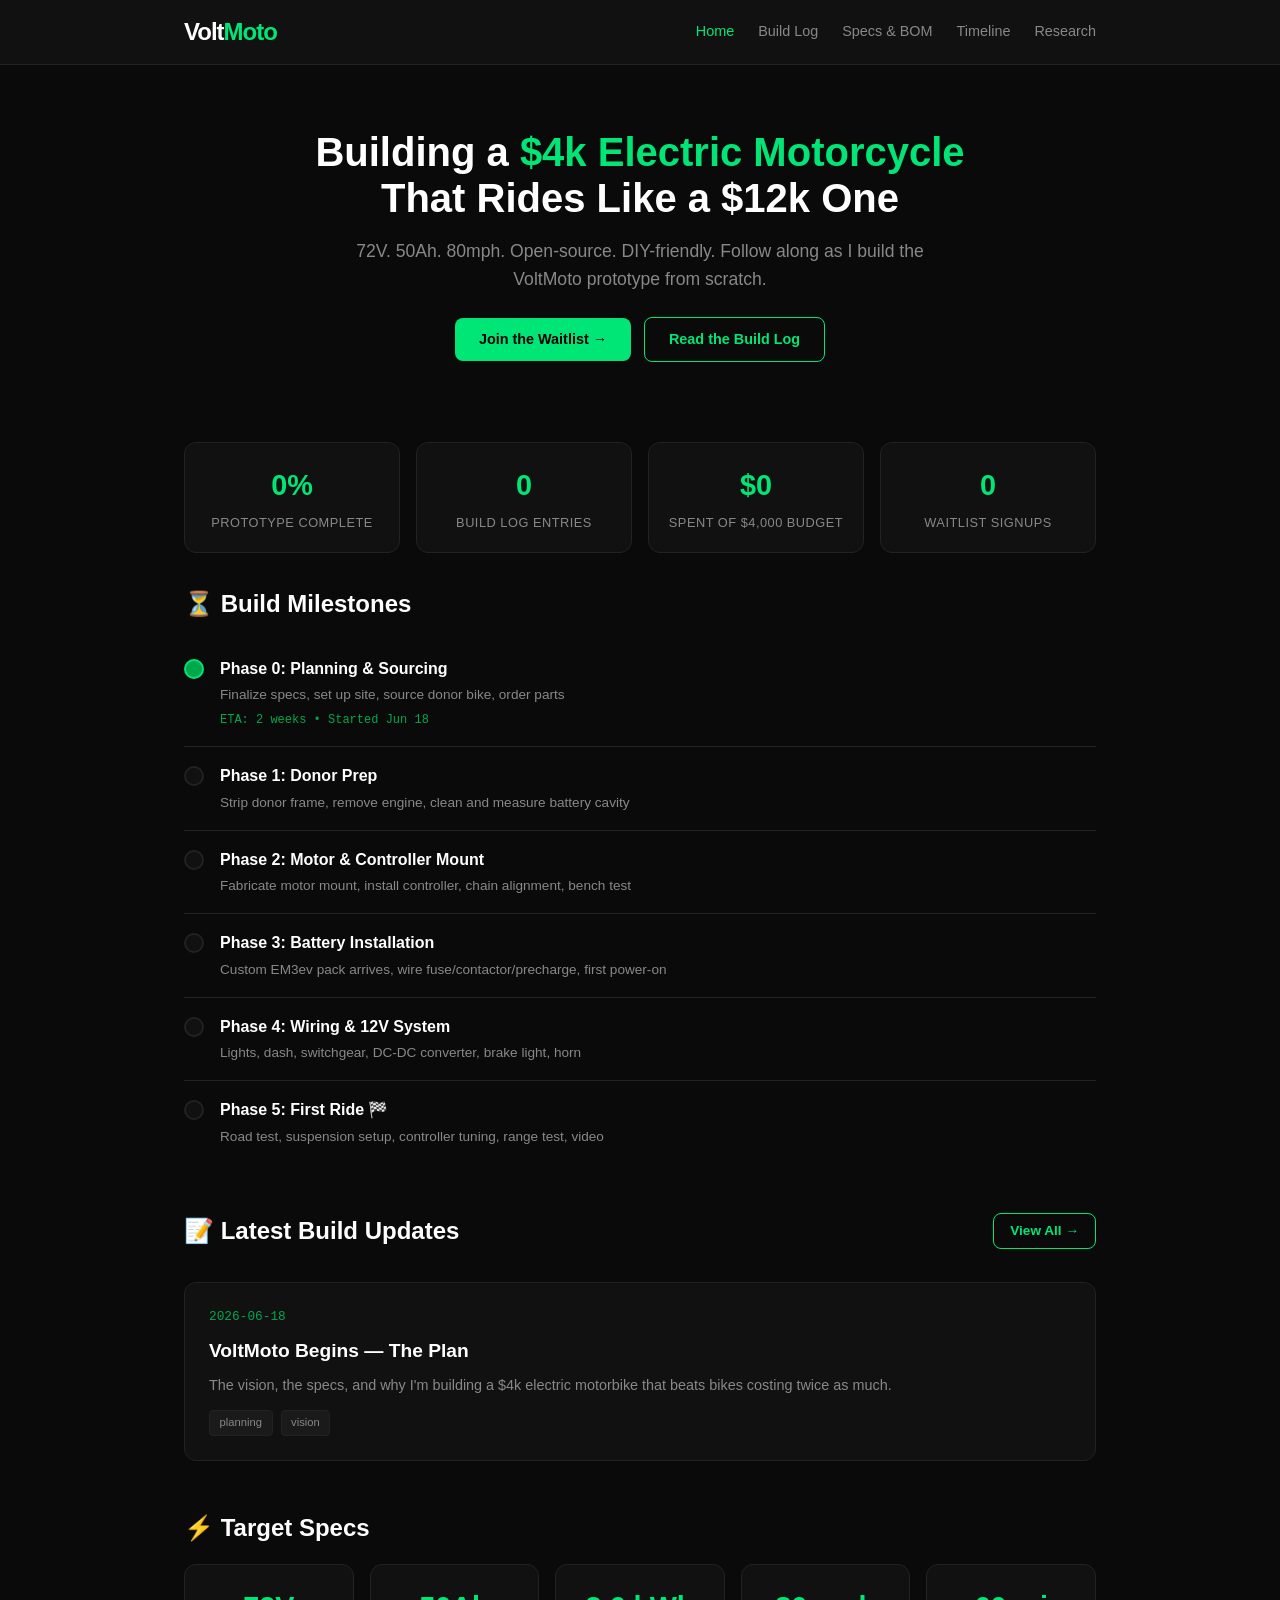
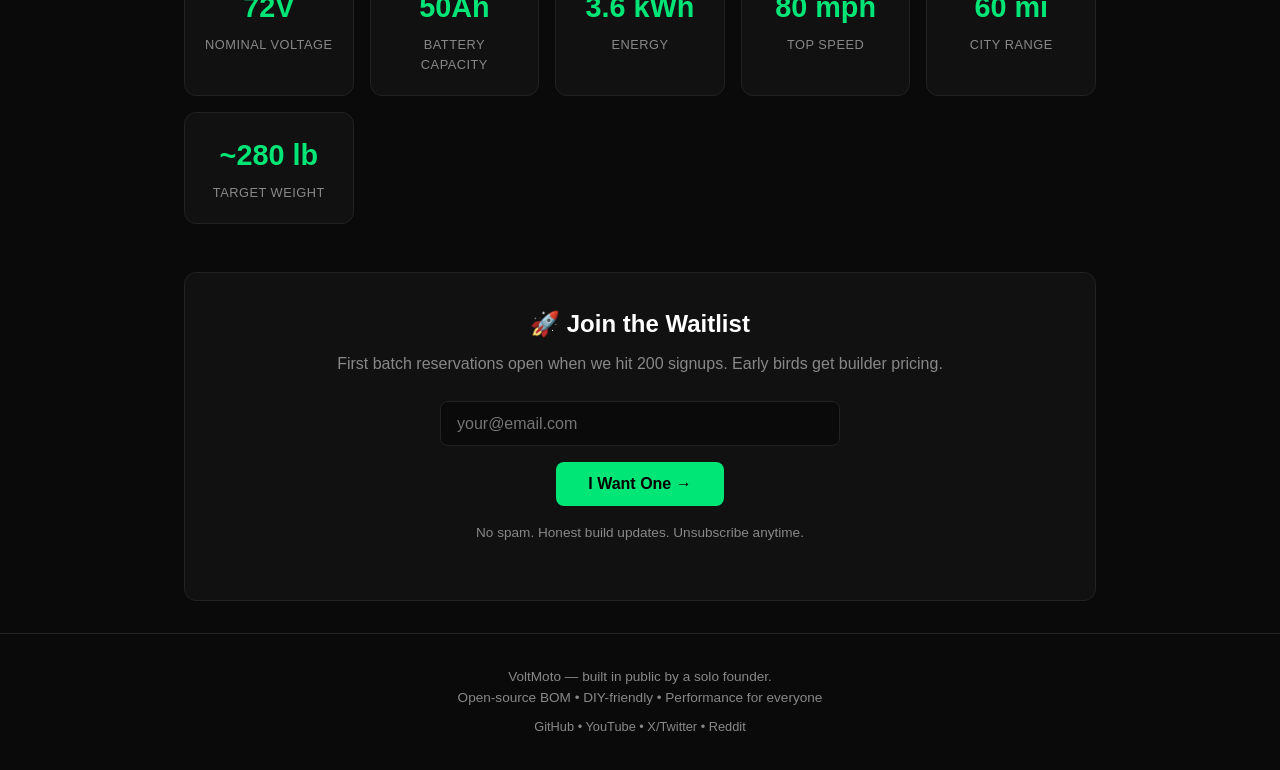
<file: index.html>
<!DOCTYPE html>
<html lang="en">
<head>
    <meta charset="UTF-8">
    <meta name="viewport" content="width=device-width, initial-scale=1.0">
    <title>VoltMoto — Building an Affordable Electric Motorcycle</title>
    <link rel="stylesheet" href="style.css">
</head>
<body>

<header>
    <div class="header-inner">
        <a href="/marin/" class="logo">Volt<span>Moto</span></a>
        <button class="hamburger" aria-label="Menu">☰</button>
        <nav>
            <a href="/marin/" class="active">Home</a>
            <a href="build-log/">Build Log</a>
            <a href="specs.html">Specs &amp; BOM</a>
            <a href="timeline.html">Timeline</a>
            <a href="research/">Research</a>
        </nav>
    </div>
</header>

<main>
    <div class="container">

        <!-- Hero -->
        <section class="hero">
            <h1>Building a <span>$4k Electric Motorcycle</span><br>That Rides Like a $12k One</h1>
            <p>72V. 50Ah. 80mph. Open-source. DIY-friendly. Follow along as I build the VoltMoto prototype from scratch.</p>
            <p style="margin-top:1.5rem;">
                <a href="#waitlist" class="btn">Join the Waitlist →</a>
                <a href="build-log/" class="btn btn-outline" style="margin-left:0.5rem;">Read the Build Log</a>
            </p>
        </section>

        <!-- Status Bar -->
        <div class="status-bar">
            <div class="status-item">
                <div class="value">0%</div>
                <div class="label">Prototype Complete</div>
            </div>
            <div class="status-item">
                <div class="value">0</div>
                <div class="label">Build Log Entries</div>
            </div>
            <div class="status-item">
                <div class="value">$0</div>
                <div class="label">Spent of $4,000 Budget</div>
            </div>
            <div class="status-item">
                <div class="value">0</div>
                <div class="label">Waitlist Signups</div>
            </div>
        </div>

        <!-- Progress Tracker -->
        <div class="progress-tracker">
            <h2>⏳ Build Milestones</h2>

            <div class="milestone in-progress">
                <div class="dot"></div>
                <div class="content">
                    <h3>Phase 0: Planning &amp; Sourcing</h3>
                    <p>Finalize specs, set up site, source donor bike, order parts</p>
                    <div class="eta">ETA: 2 weeks • Started Jun 18</div>
                </div>
            </div>

            <div class="milestone">
                <div class="dot"></div>
                <div class="content">
                    <h3>Phase 1: Donor Prep</h3>
                    <p>Strip donor frame, remove engine, clean and measure battery cavity</p>
                </div>
            </div>

            <div class="milestone">
                <div class="dot"></div>
                <div class="content">
                    <h3>Phase 2: Motor &amp; Controller Mount</h3>
                    <p>Fabricate motor mount, install controller, chain alignment, bench test</p>
                </div>
            </div>

            <div class="milestone">
                <div class="dot"></div>
                <div class="content">
                    <h3>Phase 3: Battery Installation</h3>
                    <p>Custom EM3ev pack arrives, wire fuse/contactor/precharge, first power-on</p>
                </div>
            </div>

            <div class="milestone">
                <div class="dot"></div>
                <div class="content">
                    <h3>Phase 4: Wiring &amp; 12V System</h3>
                    <p>Lights, dash, switchgear, DC-DC converter, brake light, horn</p>
                </div>
            </div>

            <div class="milestone">
                <div class="dot"></div>
                <div class="content">
                    <h3>Phase 5: First Ride 🏁</h3>
                    <p>Road test, suspension setup, controller tuning, range test, video</p>
                </div>
            </div>
        </div>

        <!-- Latest Build Log -->
        <section style="margin: 3rem 0;">
            <div style="display:flex; justify-content:space-between; align-items:center; margin-bottom:1rem;">
                <h2 style="color:#fff;">📝 Latest Build Updates</h2>
                <a href="build-log/" class="btn btn-outline" style="font-size:0.85rem; padding:0.4rem 1rem;">View All →</a>
            </div>
            <div class="post-grid" id="latest-posts"></div>
        </section>

        <!-- Quick Specs -->
        <section style="margin: 3rem 0;">
            <h2 style="color:#fff; margin-bottom:1rem;">⚡ Target Specs</h2>
            <div style="display:grid; grid-template-columns:repeat(auto-fill, minmax(160px,1fr)); gap:1rem;">
                <div class="status-item"><div class="value">72V</div><div class="label">Nominal Voltage</div></div>
                <div class="status-item"><div class="value">50Ah</div><div class="label">Battery Capacity</div></div>
                <div class="status-item"><div class="value">3.6 kWh</div><div class="label">Energy</div></div>
                <div class="status-item"><div class="value">80 mph</div><div class="label">Top Speed</div></div>
                <div class="status-item"><div class="value">60 mi</div><div class="label">City Range</div></div>
                <div class="status-item"><div class="value">~280 lb</div><div class="label">Target Weight</div></div>
            </div>
        </section>

        <!-- Waitlist -->
        <section id="waitlist" class="waitlist-box">
            <h2>🚀 Join the Waitlist</h2>
            <p>First batch reservations open when we hit 200 signups. Early birds get builder pricing.</p>
            <form name="waitlist" method="POST" data-netlify="true">
                <input type="email" name="email" placeholder="your@email.com" required>
                <br>
                <button type="submit">I Want One →</button>
            </form>
            <p class="muted" style="margin-top:1rem; font-size:0.85rem;">No spam. Honest build updates. Unsubscribe anytime.</p>
        </section>

    </div>
</main>

<footer>
    <div class="container">
        <p>VoltMoto — built in public by a solo founder.<br>
        <span class="muted">Open-source BOM • DIY-friendly • Performance for everyone</span></p>
        <p style="margin-top:0.5rem; font-size:0.8rem;">
            <a href="https://github.com/voltamoto" style="color:#888; text-decoration:none;">GitHub</a> •
            <a href="https://youtube.com/voltamoto" style="color:#888; text-decoration:none;">YouTube</a> •
            <a href="https://x.com/voltamoto" style="color:#888; text-decoration:none;">X/Twitter</a> •
            <a href="https://reddit.com/r/voltamoto" style="color:#888; text-decoration:none;">Reddit</a>
        </p>
    </div>
</footer>

<script src="script.js"></script>
<script>
    document.addEventListener('DOMContentLoaded', () => renderBuildLog('latest-posts'));
</script>

</body>
</html>
</file>
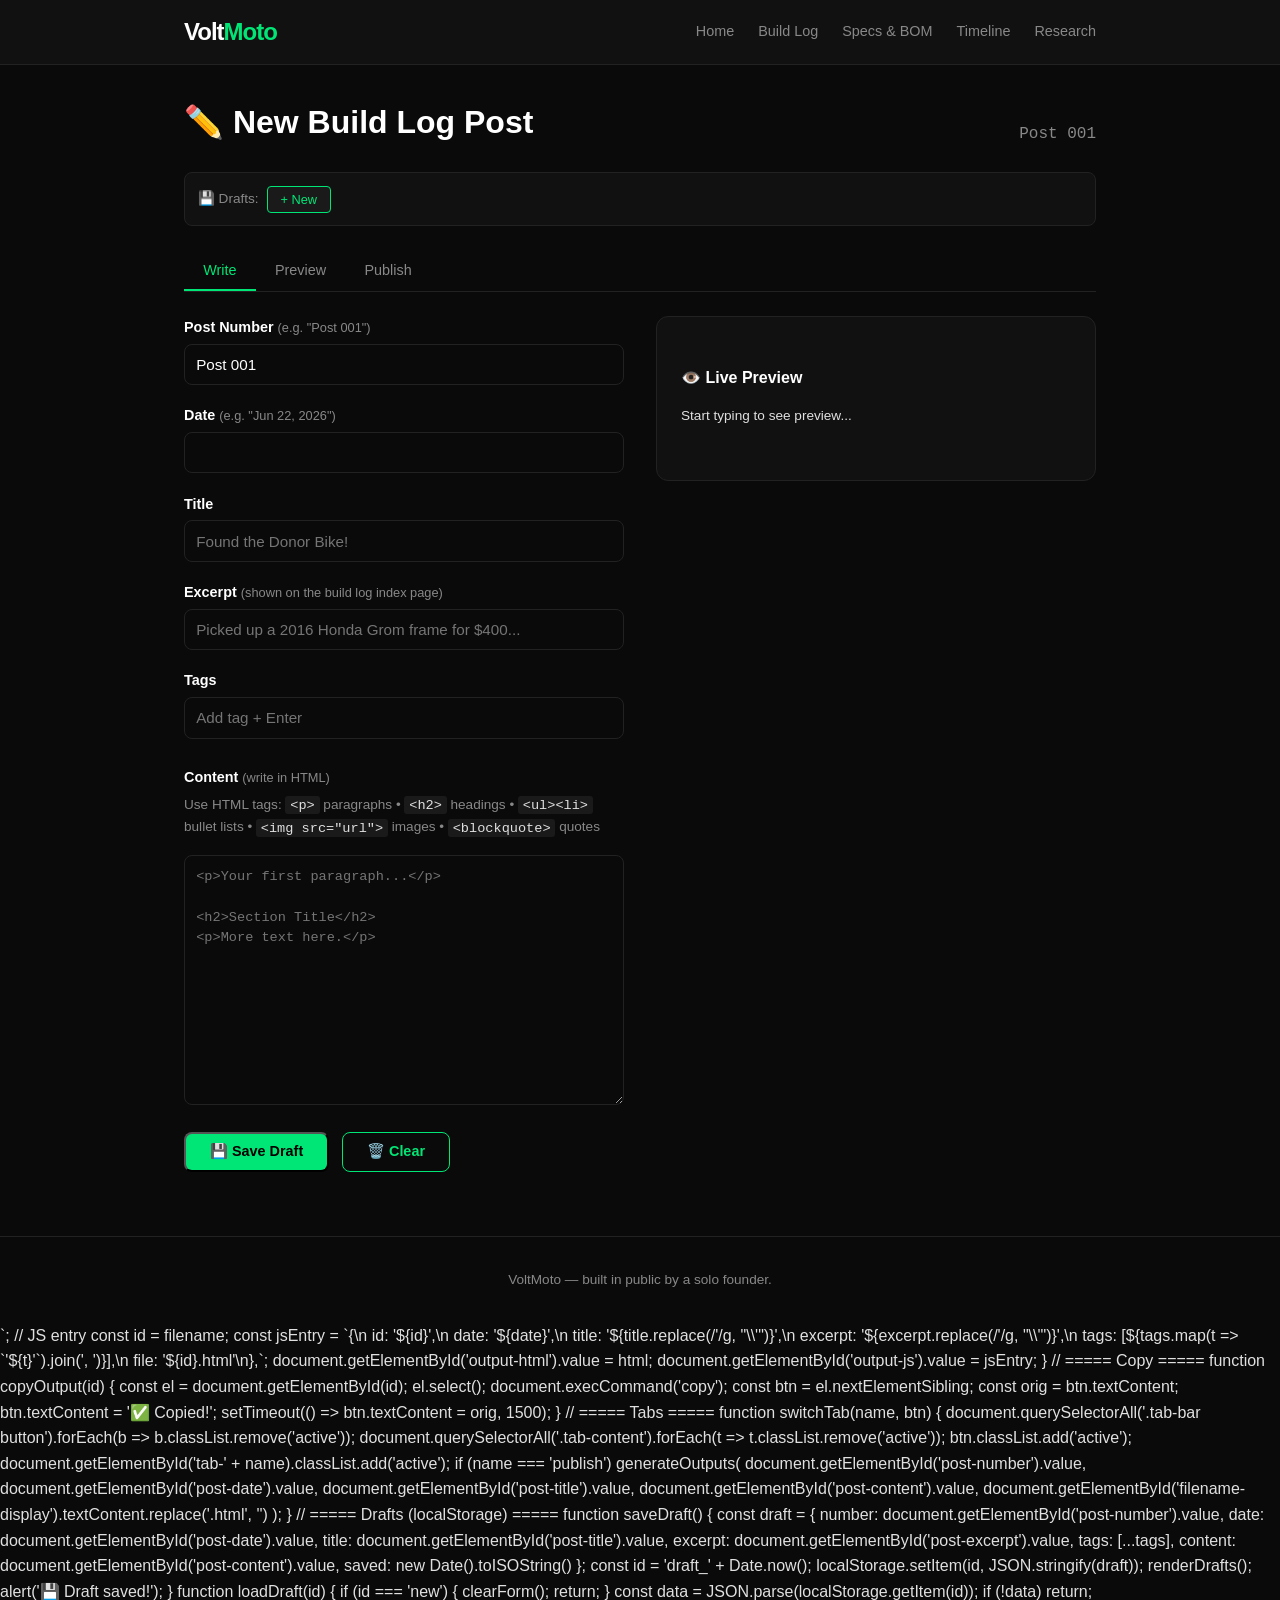
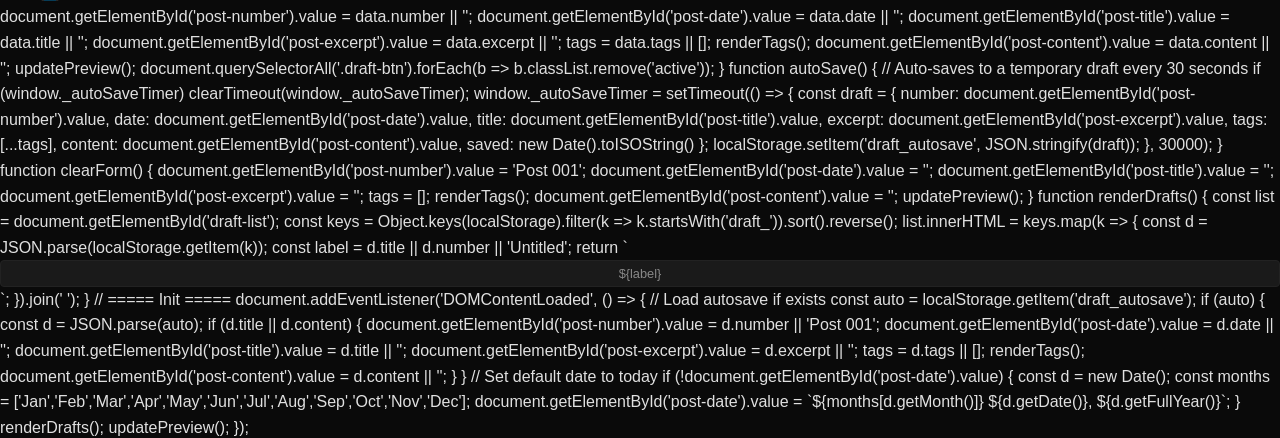
<file: admin/index.html>
<!DOCTYPE html>
<html lang="en">
<head>
    <meta charset="UTF-8">
    <meta name="viewport" content="width=device-width, initial-scale=1.0">
    <title>Admin — VoltMoto</title>
    <link rel="stylesheet" href="../style.css">
    <style>
        .admin-layout { display: grid; grid-template-columns: 1fr 1fr; gap: 2rem; align-items: start; }
        @media (max-width: 768px) { .admin-layout { grid-template-columns: 1fr; } }

        .form-group { margin-bottom: 1.2rem; }
        .form-group label { display: block; color: #fff; font-weight: 600; margin-bottom: 0.3rem; font-size: 0.9rem; }
        .form-group label span { color: var(--muted); font-weight: 400; font-size: 0.8rem; }
        .form-group input, .form-group textarea, .form-group select {
            width: 100%;
            padding: 0.7rem;
            background: var(--bg);
            border: 1px solid var(--border);
            border-radius: 8px;
            color: #fff;
            font-size: 0.95rem;
            font-family: var(--font);
        }
        .form-group textarea { min-height: 250px; resize: vertical; font-family: var(--mono); font-size: 0.85rem; line-height: 1.5; }
        .form-group input:focus, .form-group textarea:focus { outline: none; border-color: var(--green); }

        .tag-input-area { display: flex; gap: 0.5rem; flex-wrap: wrap; }
        .tag-input-area input { flex: 1; min-width: 100px; }
        .tag-pill {
            display: inline-flex; align-items: center; gap: 0.3rem;
            background: var(--bg3); border: 1px solid var(--border); border-radius: 4px;
            padding: 0.2rem 0.6rem; font-size: 0.8rem; color: var(--muted);
        }
        .tag-pill .remove { cursor: pointer; color: #f44; font-weight: 700; font-size: 0.9rem; }

        .btn-bar { display: flex; gap: 0.8rem; margin-top: 1rem; flex-wrap: wrap; }

        .preview-box {
            background: var(--bg2); border: 1px solid var(--border); border-radius: 12px;
            padding: 1.5rem; position: sticky; top: 5rem;
        }
        .preview-box h3 { color: #fff; margin-bottom: 0.8rem; font-size: 1rem; }
        .preview-content { color: var(--text); font-size: 0.95rem; line-height: 1.5; max-height: 500px; overflow-y: auto; }
        .preview-content h2 { color: #fff; font-size: 1.2rem; margin: 1rem 0 0.5rem; }
        .preview-content p { margin-bottom: 0.8rem; }
        .preview-content ul, .preview-content ol { padding-left: 1.2rem; margin-bottom: 0.8rem; }
        .preview-content li { margin-bottom: 0.3rem; }
        .preview-content blockquote {
            border-left: 3px solid var(--green); padding: 0.3rem 0.8rem;
            margin: 0.8rem 0; background: var(--bg3); border-radius: 0 4px 4px 0; color: var(--muted);
        }
        .preview-content .tag { display: inline-block; font-size: 0.7rem; padding: 0.1rem 0.5rem;
            border-radius: 4px; background: var(--bg3); color: var(--muted); border: 1px solid var(--border); margin-right: 0.3rem; }
        .preview-content img { max-width: 100%; border-radius: 8px; margin: 0.5rem 0; }

        .output-box {
            background: var(--bg2); border: 1px solid var(--green); border-radius: 12px;
            padding: 1.2rem; margin-top: 1.5rem; display: none;
        }
        .output-box.show { display: block; }
        .output-box h3 { color: var(--green); margin-bottom: 0.5rem; }
        .output-box textarea {
            width: 100%; min-height: 200px; background: var(--bg); color: #fff;
            border: 1px solid var(--border); border-radius: 8px; padding: 0.8rem;
            font-family: var(--mono); font-size: 0.8rem; resize: vertical;
        }
        .output-box .copy-btn {
            background: var(--green); color: #000; font-weight: 700; border: none;
            padding: 0.5rem 1.2rem; border-radius: 6px; cursor: pointer; margin-top: 0.5rem;
        }
        .steps-list { margin: 0.5rem 0 1rem; padding-left: 1.2rem; }
        .steps-list li { margin-bottom: 0.5rem; font-size: 0.9rem; }
        .steps-list a { color: var(--green); }

        .draft-bar {
            display: flex; gap: 0.5rem; flex-wrap: wrap; margin-bottom: 1.5rem;
            padding: 0.8rem; background: var(--bg2); border-radius: 8px; border: 1px solid var(--border);
        }
        .draft-bar span { color: var(--muted); font-size: 0.85rem; align-self: center; }
        .draft-btn {
            background: var(--bg3); border: 1px solid var(--border); color: var(--muted);
            padding: 0.3rem 0.8rem; border-radius: 4px; font-size: 0.8rem; cursor: pointer;
        }
        .draft-btn:hover { border-color: var(--green); color: var(--green); }
        .draft-btn.active { border-color: var(--green); color: var(--green); }

        .tab-bar { display: flex; gap: 0; margin-bottom: 1.5rem; border-bottom: 1px solid var(--border); }
        .tab-bar button {
            background: none; border: none; padding: 0.7rem 1.2rem; color: var(--muted);
            cursor: pointer; font-size: 0.9rem; border-bottom: 2px solid transparent;
        }
        .tab-bar button.active { color: var(--green); border-bottom-color: var(--green); }
        .tab-content { display: none; }
        .tab-content.active { display: block; }

        .format-help { font-size: 0.85rem; color: var(--muted); margin-bottom: 1rem; }
        .format-help code { background: var(--bg3); padding: 0.1rem 0.3rem; border-radius: 3px; color: var(--text); }
    </style>
</head>
<body>

<header>
    <div class="header-inner">
        <a href="/marin/" class="logo">Volt<span>Moto</span></a>
        <button class="hamburger" aria-label="Menu">☰</button>
        <nav>
            <a href="/marin/">Home</a>
            <a href="../build-log/">Build Log</a>
            <a href="../specs.html">Specs &amp; BOM</a>
            <a href="../timeline.html">Timeline</a>
            <a href="index.html">Research</a>
        </nav>
    </div>
</header>

<main class="page-content">
    <div class="container">

        <div style="display:flex; justify-content:space-between; align-items:center; flex-wrap:wrap;">
            <h1>✏️ New Build Log Post</h1>
            <span class="muted mono" id="post-number-display">Post 001</span>
        </div>

        <!-- Drafts -->
        <div class="draft-bar" id="draft-bar">
            <span>💾 Drafts:</span>
            <button class="draft-btn active" onclick="loadDraft('new')">+ New</button>
            <div id="draft-list" style="display:inline;"></div>
        </div>

        <!-- Tabs -->
        <div class="tab-bar">
            <button class="active" onclick="switchTab('write', this)">Write</button>
            <button onclick="switchTab('preview', this)">Preview</button>
            <button onclick="switchTab('publish', this)">Publish</button>
        </div>

        <div class="admin-layout">
            <!-- Left: Form -->
            <div>
                <div id="tab-write" class="tab-content active">

                    <div class="form-group">
                        <label>Post Number <span>(e.g. "Post 001")</span></label>
                        <input type="text" id="post-number" value="Post 001" oninput="updatePreview(); autoSave();">
                    </div>

                    <div class="form-group">
                        <label>Date <span>(e.g. "Jun 22, 2026")</span></label>
                        <input type="text" id="post-date" oninput="updatePreview(); autoSave();">
                    </div>

                    <div class="form-group">
                        <label>Title</label>
                        <input type="text" id="post-title" placeholder="Found the Donor Bike!" oninput="updatePreview(); autoSave();">
                    </div>

                    <div class="form-group">
                        <label>Excerpt <span>(shown on the build log index page)</span></label>
                        <input type="text" id="post-excerpt" placeholder="Picked up a 2016 Honda Grom frame for $400..." oninput="autoSave();">
                    </div>

                    <div class="form-group">
                        <label>Tags</label>
                        <div class="tag-input-area">
                            <input type="text" id="tag-input" placeholder="Add tag + Enter" onkeydown="if(event.key==='Enter'){event.preventDefault();addTag();}">
                        </div>
                        <div id="tag-list" style="display:flex; gap:0.4rem; flex-wrap:wrap; margin-top:0.5rem;"></div>
                    </div>

                    <div class="form-group">
                        <label>Content <span>(write in HTML)</span></label>
                        <div class="format-help">
                            Use HTML tags: <code>&lt;p&gt;</code> paragraphs &bull; <code>&lt;h2&gt;</code> headings &bull;
                            <code>&lt;ul&gt;&lt;li&gt;</code> bullet lists &bull;
                            <code>&lt;img src="url"&gt;</code> images &bull;
                            <code>&lt;blockquote&gt;</code> quotes
                        </div>
                        <textarea id="post-content" placeholder="<p>Your first paragraph...</p>&#10;&#10;<h2>Section Title</h2>&#10;<p>More text here.</p>" oninput="updatePreview(); autoSave();"></textarea>
                    </div>

                    <div class="btn-bar">
                        <button class="btn" onclick="saveDraft()">💾 Save Draft</button>
                        <button class="btn btn-outline" onclick="clearForm()">🗑️ Clear</button>
                    </div>
                </div>

                <!-- Preview Tab -->
                <div id="tab-preview" class="tab-content">
                    <div class="preview-box" style="position:static;">
                        <div id="preview-header">
                            <p class="mono" style="color:var(--green-dim);" id="preview-meta"></p>
                            <h2 style="color:#fff; margin-bottom:1rem;" id="preview-title"></h2>
                        </div>
                        <hr style="border-color:var(--border); margin-bottom:1rem;">
                        <div class="preview-content" id="preview-body">
                            <p class="muted">Write something to see the preview...</p>
                        </div>
                    </div>
                </div>

                <!-- Publish Tab -->
                <div id="tab-publish" class="tab-content">
                    <div style="background:var(--bg2); border:1px solid var(--border); border-radius:12px; padding:1.5rem;">
                        <h3 style="color:#fff; margin-bottom:0.5rem;">🚀 Ready to Publish</h3>
                        <p class="muted" style="margin-bottom:1rem;">Copy these two things into GitHub. The site will update automatically.</p>

                        <h4 style="color:#fff; margin-bottom:0.5rem;">Step 1: Create the post file</h4>
                        <p class="muted" style="font-size:0.85rem; margin-bottom:0.3rem;">
                            1. Go to <a href="https://github.com/MARINBRU/marin/tree/main/build-log" target="_blank">build-log/ on GitHub</a><br>
                            2. Click <strong>Add file → Create new file</strong><br>
                            3. Name it: <code id="filename-display" style="color:var(--green);">post-001.html</code><br>
                            4. Paste the HTML below and click <strong>Commit new file</strong>
                        </p>
                        <textarea id="output-html" readonly rows="12"></textarea>
                        <button class="copy-btn" onclick="copyOutput('output-html')">📋 Copy HTML</button>

                        <h4 style="color:#fff; margin:1.5rem 0 0.5rem;">Step 2: Register in script.js</h4>
                        <p class="muted" style="font-size:0.85rem; margin-bottom:0.3rem;">
                            1. Go to <a href="https://github.com/MARINBRU/marin/blob/main/script.js" target="_blank">script.js on GitHub</a><br>
                            2. Click the ✏️ pencil icon to edit<br>
                            3. Find the <code>buildLogEntries</code> array and paste this at the <strong>top</strong>:<br>
                            4. Click <strong>Commit changes</strong>
                        </p>
                        <textarea id="output-js" readonly rows="4"></textarea>
                        <button class="copy-btn" onclick="copyOutput('output-js')">📋 Copy JS Entry</button>

                        <p class="muted" style="margin-top:1rem; font-size:0.85rem;">✅ After both commits, wait ~1 min and check <a href="https://marinbru.github.io/marin/build-log/" target="_blank">marinbru.github.io/marin/build-log/</a></p>
                    </div>
                </div>
            </div>

            <!-- Right: Live Preview (Write tab only) -->
            <div id="preview-sidebar" class="preview-box">
                <h3>👁️ Live Preview</h3>
                <div id="preview-header-side">
                    <p class="mono" style="color:var(--green-dim); font-size:0.85rem;" id="preview-meta-side"></p>
                    <h4 style="color:#fff; margin:0.3rem 0 0.8rem;" id="preview-title-side"></h4>
                </div>
                <div class="preview-content" id="preview-body-side">
                    <p class="muted" style="font-size:0.85rem;">Start typing to see preview...</p>
                </div>
                <div id="preview-tags-side" style="margin-top:1rem; display:flex; gap:0.3rem; flex-wrap:wrap;"></div>
            </div>
        </div>

    </div>
</main>

<footer>
    <div class="container">
        <p>VoltMoto — built in public by a solo founder.</p>
    </div>
</footer>

<script>
    // ===== Tags =====
    let tags = [];
    function addTag(tag) {
        const input = document.getElementById('tag-input');
        const t = (tag || input.value).trim().toLowerCase();
        if (t && !tags.includes(t)) { tags.push(t); renderTags(); }
        input.value = '';
        input.focus();
        updatePreview(); autoSave();
    }
    function removeTag(t) { tags = tags.filter(x => x !== t); renderTags(); updatePreview(); autoSave(); }
    function renderTags() {
        document.getElementById('tag-list').innerHTML = tags.map(t =>
            `<span class="tag-pill">${t} <span class="remove" onclick="removeTag('${t}')">×</span></span>`
        ).join('');
    }

    // ===== Preview =====
    function updatePreview() {
        const num = document.getElementById('post-number').value;
        const date = document.getElementById('post-date').value;
        const title = document.getElementById('post-title').value;
        const content = document.getElementById('post-content').value;

        // Top meta
        document.getElementById('preview-meta').textContent = `${num} • ${date}`;
        document.getElementById('preview-title').textContent = title;
        document.getElementById('preview-meta-side').textContent = `${num} • ${date}`;
        document.getElementById('preview-title-side').textContent = title;

        // Body
        const body = content || '<p class="muted">Start typing in the Write tab...</p>';
        document.getElementById('preview-body').innerHTML = body;
        document.getElementById('preview-body-side').innerHTML = body;

        // Tags
        document.getElementById('preview-tags-side').innerHTML = tags.map(t =>
            `<span class="tag">${t}</span>`
        ).join('');

        // Filename
        const filename = num.toLowerCase().replace(/[^a-z0-9]+/g, '-').replace(/^-|-$/g, '') || 'post';
        document.getElementById('filename-display').textContent = filename + '.html';
        document.getElementById('post-number-display').textContent = num;

        // Generate tab outputs
        generateOutputs(num, date, title, content, filename);
    }

    // ===== Generate Output Files =====
    function generateOutputs(num, date, title, content, filename) {
        const excerpt = document.getElementById('post-excerpt').value || '';

        // HTML output
        const html = `<!DOCTYPE html>
<html lang="en">
<head>
    <meta charset="UTF-8">
    <meta name="viewport" content="width=device-width, initial-scale=1.0">
    <title>${title} — VoltMoto Build Log</title>
    <link rel="stylesheet" href="../style.css">
</head>
<body>

<header>
    <div class="header-inner">
        <a href="/marin/" class="logo">Volt<span>Moto</span></a>
        <button class="hamburger" aria-label="Menu">☰</button>
        <nav>
            <a href="/marin/">Home</a>
            <a href="index.html">Build Log</a>
            <a href="../specs.html">Specs &amp; BOM</a>
            <a href="../timeline.html">Timeline</a>
            <a href="../research/">Research</a>
        </nav>
    </div>
</header>

<main class="page-content">
    <div class="container">

        <p class="mono" style="color:var(--green-dim);">${num} • ${date}</p>
        <h1>${title}</h1>

        <hr style="border-color:var(--border); margin: 1.5rem 0;">

${content}

        <hr style="border-color:var(--border); margin: 2rem 0;">

        <div style="display:flex; gap:1rem; justify-content:space-between; align-items:center; flex-wrap:wrap;">
            <span class="muted">Tags: ${tags.map(t => `<span class="tag">${t}</span>`).join(' ')}</span>
            <a href="index.html" class="btn btn-outline" style="font-size:0.85rem;">← Back to Build Log</a>
        </div>

    </div>
</main>

<footer>
    <div class="container">
        <p>VoltMoto — built in public by a solo founder.</p>
    </div>
</footer>

<script src="../script.js"></script>
</body>
</html>`;

        // JS entry
        const id = filename;
        const jsEntry = `{\n    id: '${id}',\n    date: '${date}',\n    title: '${title.replace(/'/g, "\\'")}',\n    excerpt: '${excerpt.replace(/'/g, "\\'")}',\n    tags: [${tags.map(t => `'${t}'`).join(', ')}],\n    file: '${id}.html'\n},`;

        document.getElementById('output-html').value = html;
        document.getElementById('output-js').value = jsEntry;
    }

    // ===== Copy =====
    function copyOutput(id) {
        const el = document.getElementById(id);
        el.select();
        document.execCommand('copy');
        const btn = el.nextElementSibling;
        const orig = btn.textContent;
        btn.textContent = '✅ Copied!';
        setTimeout(() => btn.textContent = orig, 1500);
    }

    // ===== Tabs =====
    function switchTab(name, btn) {
        document.querySelectorAll('.tab-bar button').forEach(b => b.classList.remove('active'));
        document.querySelectorAll('.tab-content').forEach(t => t.classList.remove('active'));
        btn.classList.add('active');
        document.getElementById('tab-' + name).classList.add('active');
        if (name === 'publish') generateOutputs(
            document.getElementById('post-number').value,
            document.getElementById('post-date').value,
            document.getElementById('post-title').value,
            document.getElementById('post-content').value,
            document.getElementById('filename-display').textContent.replace('.html', '')
        );
    }

    // ===== Drafts (localStorage) =====
    function saveDraft() {
        const draft = {
            number: document.getElementById('post-number').value,
            date: document.getElementById('post-date').value,
            title: document.getElementById('post-title').value,
            excerpt: document.getElementById('post-excerpt').value,
            tags: [...tags],
            content: document.getElementById('post-content').value,
            saved: new Date().toISOString()
        };
        const id = 'draft_' + Date.now();
        localStorage.setItem(id, JSON.stringify(draft));
        renderDrafts();
        alert('💾 Draft saved!');
    }

    function loadDraft(id) {
        if (id === 'new') { clearForm(); return; }
        const data = JSON.parse(localStorage.getItem(id));
        if (!data) return;
        document.getElementById('post-number').value = data.number || '';
        document.getElementById('post-date').value = data.date || '';
        document.getElementById('post-title').value = data.title || '';
        document.getElementById('post-excerpt').value = data.excerpt || '';
        tags = data.tags || [];
        renderTags();
        document.getElementById('post-content').value = data.content || '';
        updatePreview();
        document.querySelectorAll('.draft-btn').forEach(b => b.classList.remove('active'));
    }

    function autoSave() {
        // Auto-saves to a temporary draft every 30 seconds
        if (window._autoSaveTimer) clearTimeout(window._autoSaveTimer);
        window._autoSaveTimer = setTimeout(() => {
            const draft = {
                number: document.getElementById('post-number').value,
                date: document.getElementById('post-date').value,
                title: document.getElementById('post-title').value,
                excerpt: document.getElementById('post-excerpt').value,
                tags: [...tags],
                content: document.getElementById('post-content').value,
                saved: new Date().toISOString()
            };
            localStorage.setItem('draft_autosave', JSON.stringify(draft));
        }, 30000);
    }

    function clearForm() {
        document.getElementById('post-number').value = 'Post 001';
        document.getElementById('post-date').value = '';
        document.getElementById('post-title').value = '';
        document.getElementById('post-excerpt').value = '';
        tags = []; renderTags();
        document.getElementById('post-content').value = '';
        updatePreview();
    }

    function renderDrafts() {
        const list = document.getElementById('draft-list');
        const keys = Object.keys(localStorage).filter(k => k.startsWith('draft_')).sort().reverse();
        list.innerHTML = keys.map(k => {
            const d = JSON.parse(localStorage.getItem(k));
            const label = d.title || d.number || 'Untitled';
            return `<button class="draft-btn" onclick="loadDraft('${k}')">${label}</button>`;
        }).join(' ');
    }

    // ===== Init =====
    document.addEventListener('DOMContentLoaded', () => {
        // Load autosave if exists
        const auto = localStorage.getItem('draft_autosave');
        if (auto) {
            const d = JSON.parse(auto);
            if (d.title || d.content) {
                document.getElementById('post-number').value = d.number || 'Post 001';
                document.getElementById('post-date').value = d.date || '';
                document.getElementById('post-title').value = d.title || '';
                document.getElementById('post-excerpt').value = d.excerpt || '';
                tags = d.tags || []; renderTags();
                document.getElementById('post-content').value = d.content || '';
            }
        }
        // Set default date to today
        if (!document.getElementById('post-date').value) {
            const d = new Date();
            const months = ['Jan','Feb','Mar','Apr','May','Jun','Jul','Aug','Sep','Oct','Nov','Dec'];
            document.getElementById('post-date').value = `${months[d.getMonth()]} ${d.getDate()}, ${d.getFullYear()}`;
        }
        renderDrafts();
        updatePreview();
    });
</script>

</body>
</html>
</file>
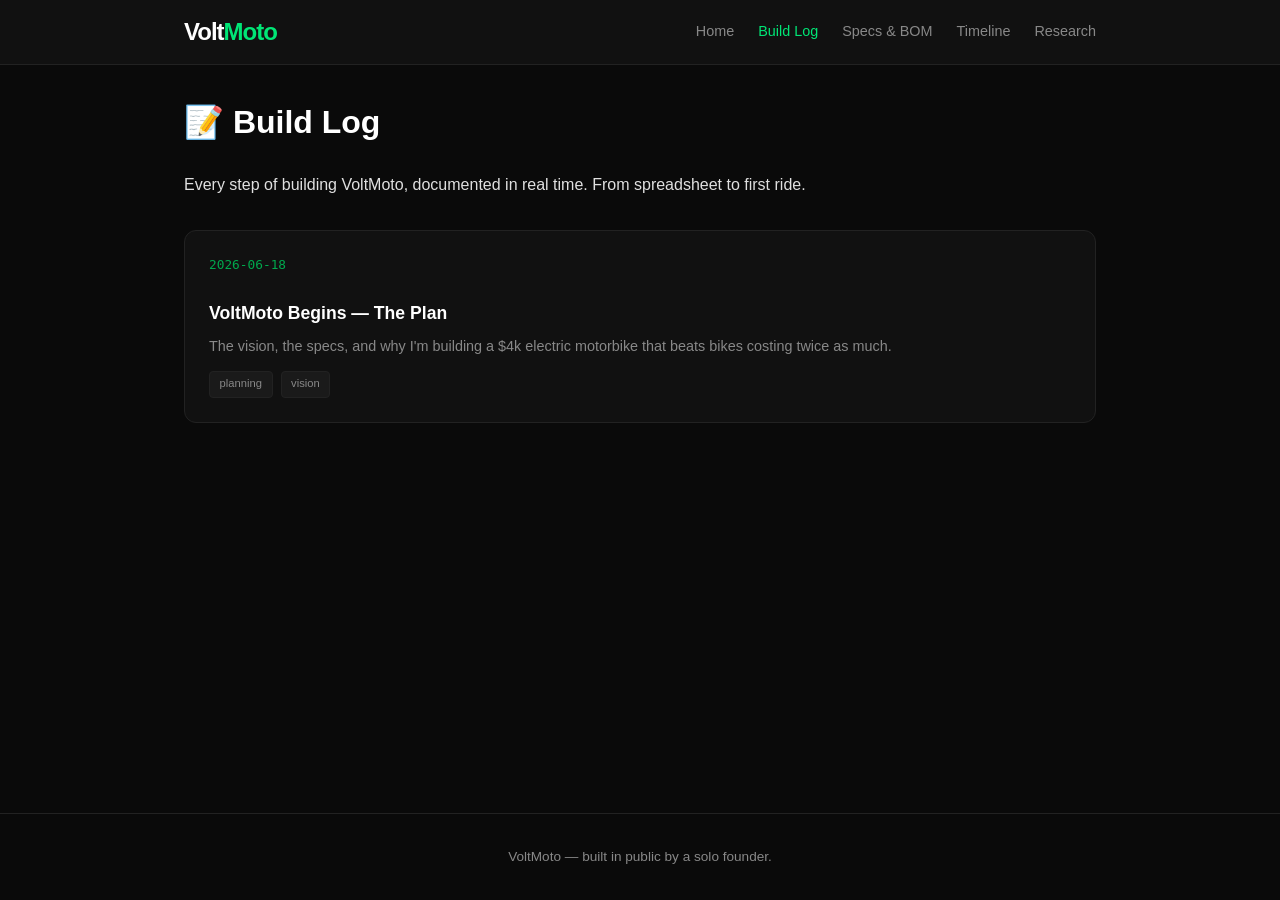
<file: build-log/index.html>
<!DOCTYPE html>
<html lang="en">
<head>
    <meta charset="UTF-8">
    <meta name="viewport" content="width=device-width, initial-scale=1.0">
    <title>Build Log — VoltMoto</title>
    <link rel="stylesheet" href="../style.css">
</head>
<body>

<header>
    <div class="header-inner">
        <a href="/marin/" class="logo">Volt<span>Moto</span></a>
        <button class="hamburger" aria-label="Menu">☰</button>
        <nav>
            <a href="/marin/">Home</a>
            <a href="index.html" class="active">Build Log</a>
            <a href="../specs.html">Specs &amp; BOM</a>
            <a href="../timeline.html">Timeline</a>
            <a href="../research/">Research</a>
        </nav>
    </div>
</header>

<main class="page-content">
    <div class="container">
        <h1>📝 Build Log</h1>
        <p class="muted">Every step of building VoltMoto, documented in real time. From spreadsheet to first ride.</p>

        <div class="post-grid" id="all-posts"></div>
    </div>
</main>

<footer>
    <div class="container">
        <p>VoltMoto — built in public by a solo founder.</p>
    </div>
</footer>

<script src="../script.js"></script>
<script>
    document.addEventListener('DOMContentLoaded', () => renderBuildLog('all-posts'));
</script>

</body>
</html>
</file>
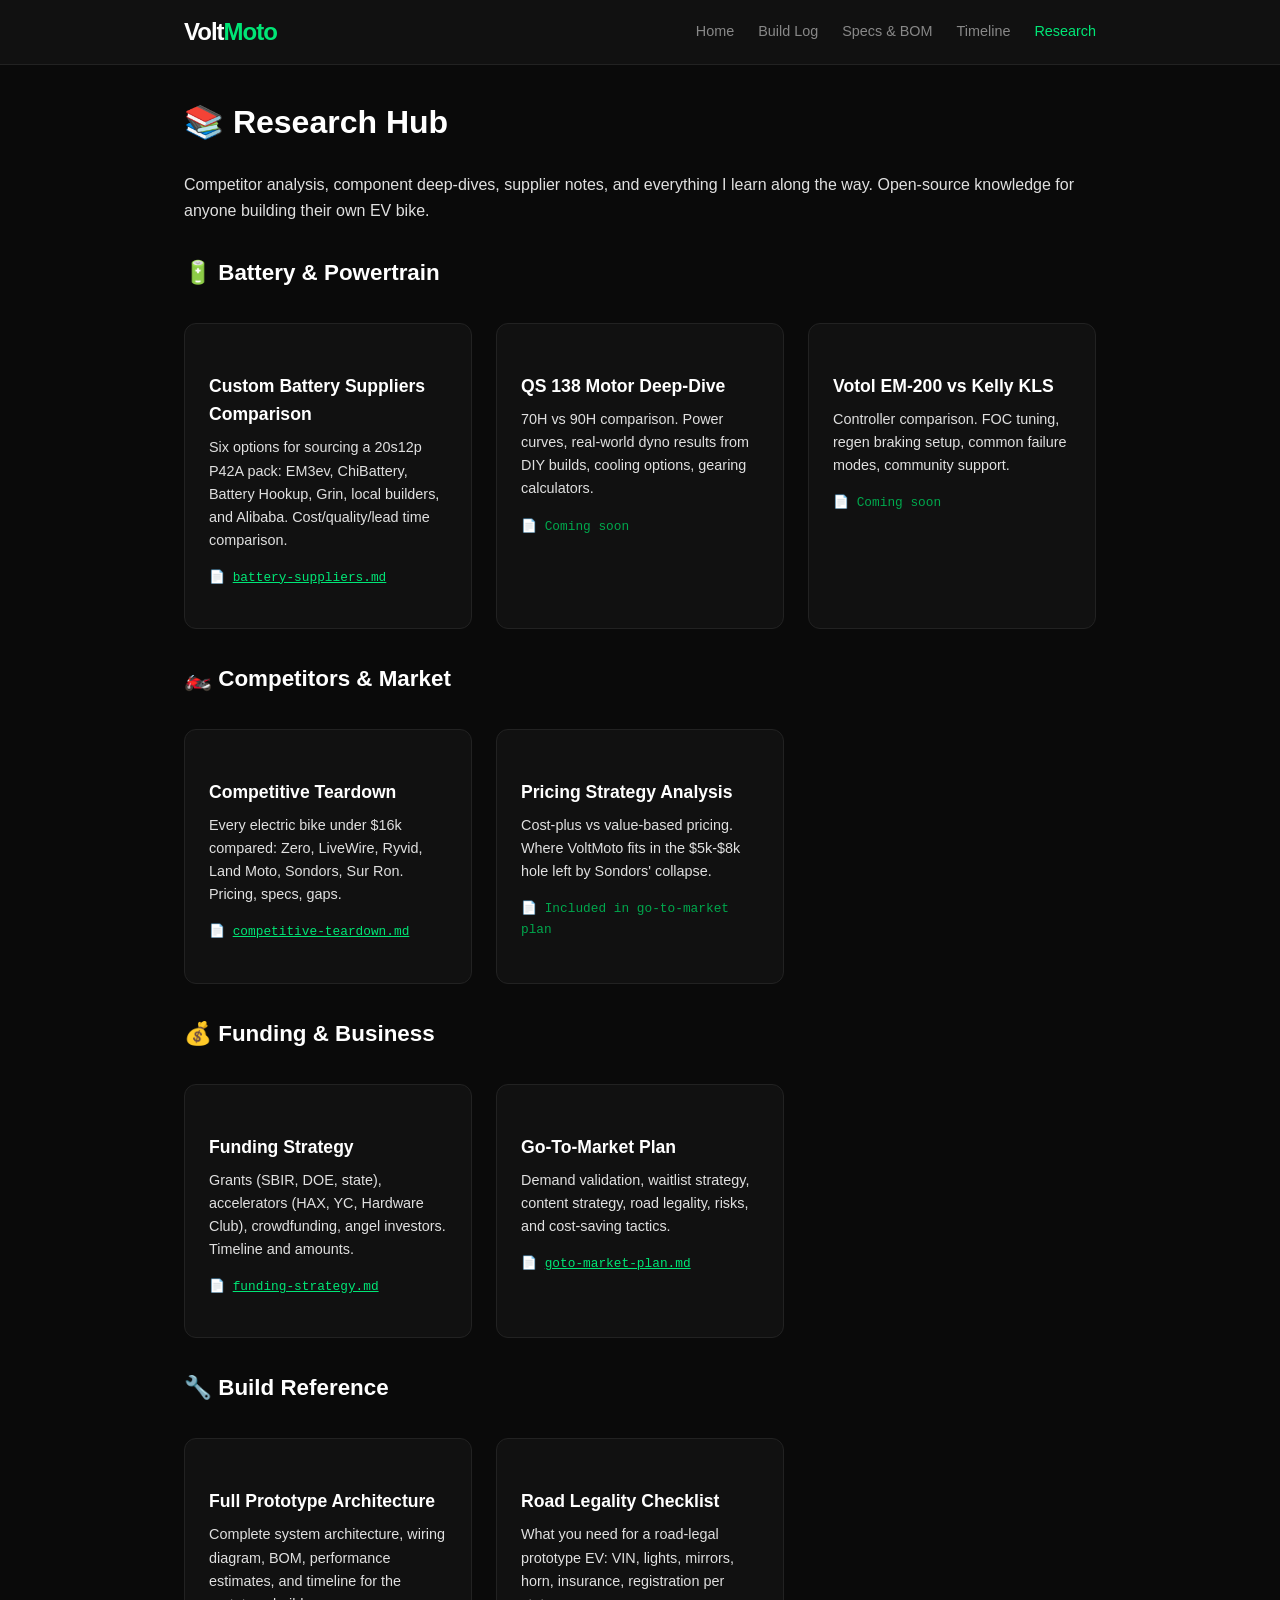
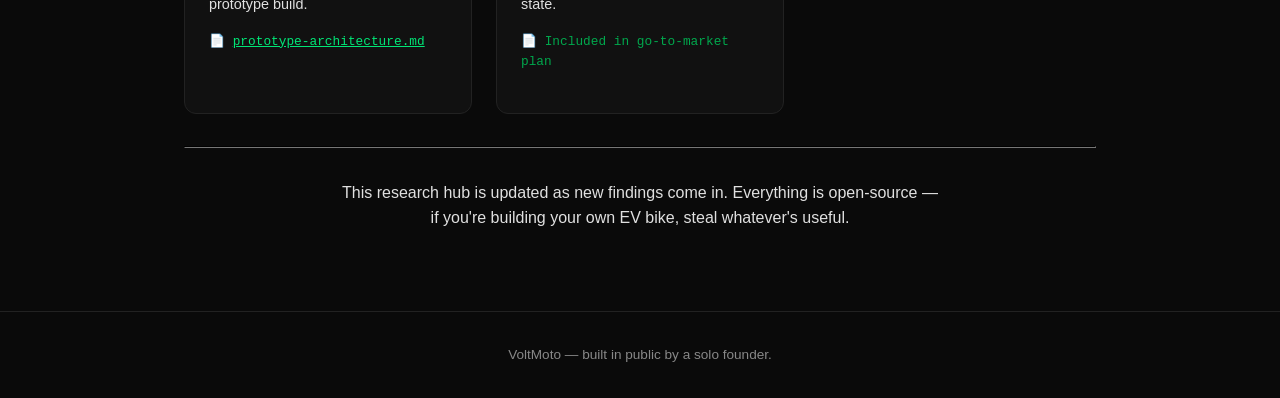
<file: research/index.html>
<!DOCTYPE html>
<html lang="en">
<head>
    <meta charset="UTF-8">
    <meta name="viewport" content="width=device-width, initial-scale=1.0">
    <title>Research — VoltMoto</title>
    <link rel="stylesheet" href="../style.css">
</head>
<body>

<header>
    <div class="header-inner">
        <a href="/marin/" class="logo">Volt<span>Moto</span></a>
        <button class="hamburger" aria-label="Menu">☰</button>
        <nav>
            <a href="/marin/">Home</a>
            <a href="../build-log/">Build Log</a>
            <a href="../specs.html">Specs &amp; BOM</a>
            <a href="../timeline.html">Timeline</a>
            <a href="index.html" class="active">Research</a>
        </nav>
    </div>
</header>

<main class="page-content">
    <div class="container">
        <h1>📚 Research Hub</h1>
        <p class="muted">Competitor analysis, component deep-dives, supplier notes, and everything I learn along the way. Open-source knowledge for anyone building their own EV bike.</p>

        <h2>🔋 Battery & Powertrain</h2>
        <div class="research-grid">
            <div class="research-card">
                <h3>Custom Battery Suppliers Comparison</h3>
                <p>Six options for sourcing a 20s12p P42A pack: EM3ev, ChiBattery, Battery Hookup, Grin, local builders, and Alibaba. Cost/quality/lead time comparison.</p>
                <p class="source">📄 <a href="../../prototype/battery-suppliers.md">battery-suppliers.md</a></p>
            </div>
            <div class="research-card">
                <h3>QS 138 Motor Deep-Dive</h3>
                <p>70H vs 90H comparison. Power curves, real-world dyno results from DIY builds, cooling options, gearing calculators.</p>
                <p class="source">📄 Coming soon</p>
            </div>
            <div class="research-card">
                <h3>Votol EM-200 vs Kelly KLS</h3>
                <p>Controller comparison. FOC tuning, regen braking setup, common failure modes, community support.</p>
                <p class="source">📄 Coming soon</p>
            </div>
        </div>

        <h2>🏍️ Competitors & Market</h2>
        <div class="research-grid">
            <div class="research-card">
                <h3>Competitive Teardown</h3>
                <p>Every electric bike under $16k compared: Zero, LiveWire, Ryvid, Land Moto, Sondors, Sur Ron. Pricing, specs, gaps.</p>
                <p class="source">📄 <a href="../../research/competitive-teardown.md">competitive-teardown.md</a></p>
            </div>
            <div class="research-card">
                <h3>Pricing Strategy Analysis</h3>
                <p>Cost-plus vs value-based pricing. Where VoltMoto fits in the $5k-$8k hole left by Sondors' collapse.</p>
                <p class="source">📄 Included in go-to-market plan</p>
            </div>
        </div>

        <h2>💰 Funding & Business</h2>
        <div class="research-grid">
            <div class="research-card">
                <h3>Funding Strategy</h3>
                <p>Grants (SBIR, DOE, state), accelerators (HAX, YC, Hardware Club), crowdfunding, angel investors. Timeline and amounts.</p>
                <p class="source">📄 <a href="../../funding/funding-strategy.md">funding-strategy.md</a></p>
            </div>
            <div class="research-card">
                <h3>Go-To-Market Plan</h3>
                <p>Demand validation, waitlist strategy, content strategy, road legality, risks, and cost-saving tactics.</p>
                <p class="source">📄 <a href="../../goto-market/goto-market-plan.md">goto-market-plan.md</a></p>
            </div>
        </div>

        <h2>🔧 Build Reference</h2>
        <div class="research-grid">
            <div class="research-card">
                <h3>Full Prototype Architecture</h3>
                <p>Complete system architecture, wiring diagram, BOM, performance estimates, and timeline for the prototype build.</p>
                <p class="source">📄 <a href="../../prototype/prototype-architecture.md">prototype-architecture.md</a></p>
            </div>
            <div class="research-card">
                <h3>Road Legality Checklist</h3>
                <p>What you need for a road-legal prototype EV: VIN, lights, mirrors, horn, insurance, registration per state.</p>
                <p class="source">📄 Included in go-to-market plan</p>
            </div>
        </div>

        <hr style="border-color:var(--border); margin: 2rem 0;">

        <p class="muted" style="text-align:center;">This research hub is updated as new findings come in. Everything is open-source — <br>if you're building your own EV bike, steal whatever's useful.</p>

    </div>
</main>

<footer>
    <div class="container">
        <p>VoltMoto — built in public by a solo founder.</p>
    </div>
</footer>

<script src="../script.js"></script>
</body>
</html>
</file>
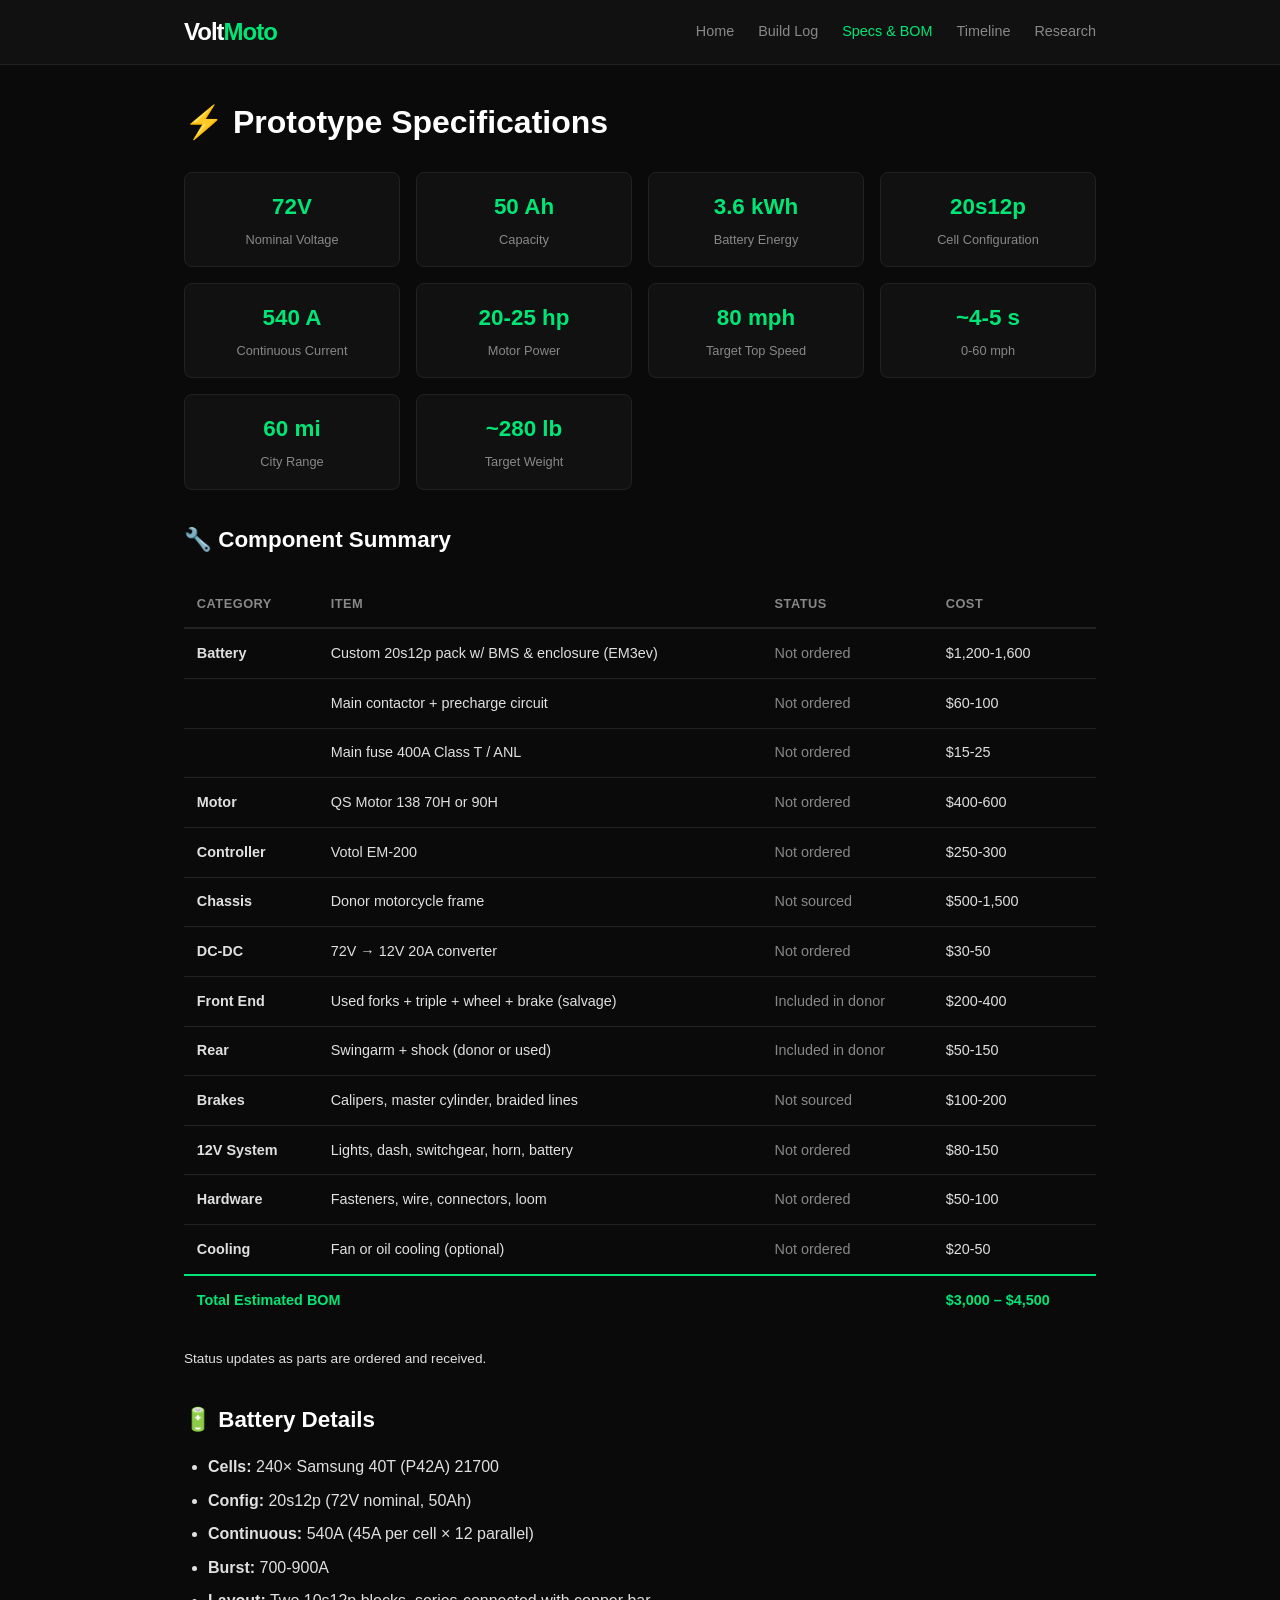
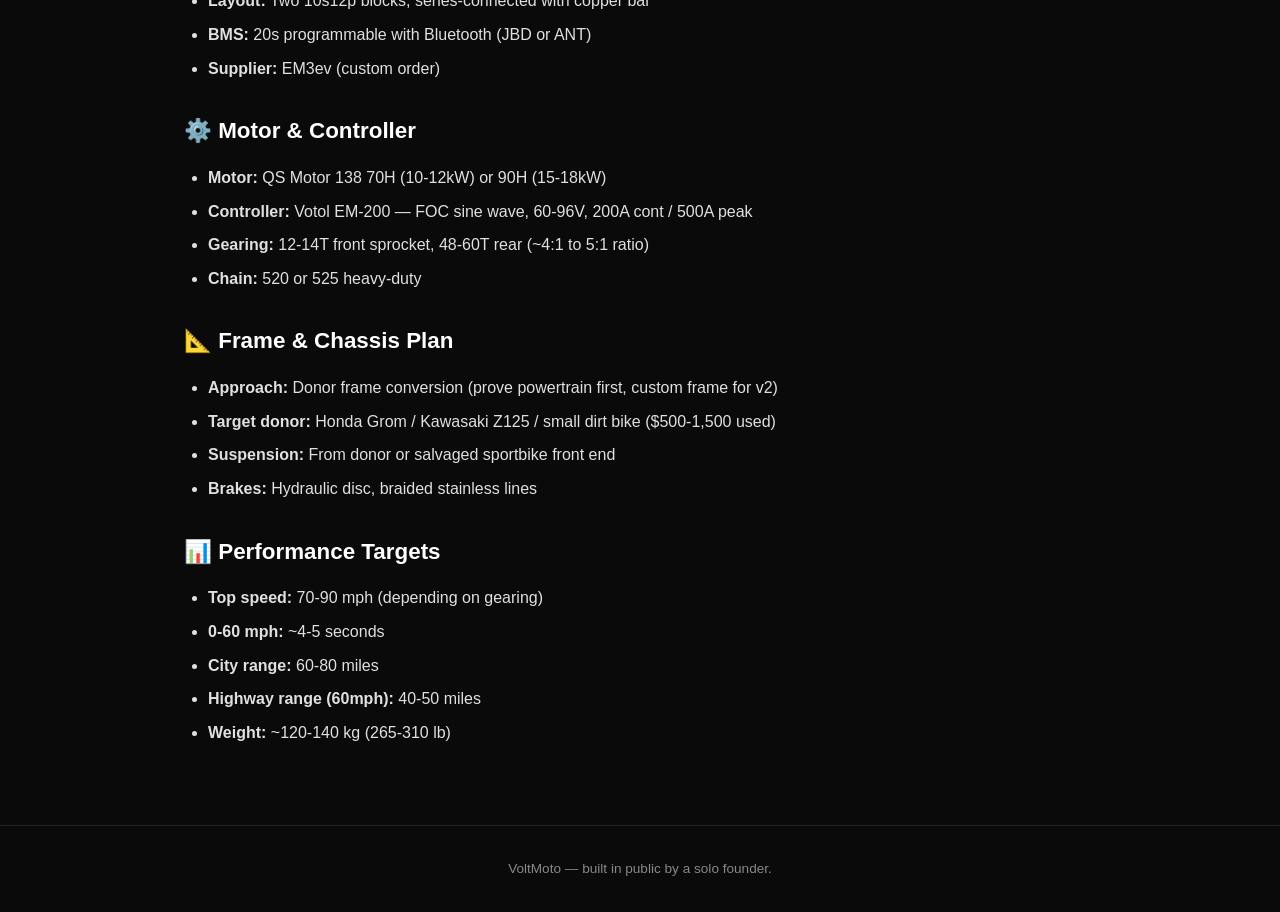
<file: specs.html>
<!DOCTYPE html>
<html lang="en">
<head>
    <meta charset="UTF-8">
    <meta name="viewport" content="width=device-width, initial-scale=1.0">
    <title>Specs & BOM — VoltMoto</title>
    <link rel="stylesheet" href="style.css">
</head>
<body>

<header>
    <div class="header-inner">
        <a href="/marin/" class="logo">Volt<span>Moto</span></a>
        <button class="hamburger" aria-label="Menu">☰</button>
        <nav>
            <a href="/marin/">Home</a>
            <a href="build-log/">Build Log</a>
            <a href="specs.html" class="active">Specs &amp; BOM</a>
            <a href="timeline.html">Timeline</a>
            <a href="research/">Research</a>
        </nav>
    </div>
</header>

<main class="page-content">
    <div class="container">

        <h1>⚡ Prototype Specifications</h1>

        <div class="specs-grid-page">
            <div class="spec-item"><div class="val">72V</div><div class="lbl">Nominal Voltage</div></div>
            <div class="spec-item"><div class="val">50 Ah</div><div class="lbl">Capacity</div></div>
            <div class="spec-item"><div class="val">3.6 kWh</div><div class="lbl">Battery Energy</div></div>
            <div class="spec-item"><div class="val">20s12p</div><div class="lbl">Cell Configuration</div></div>
            <div class="spec-item"><div class="val">540 A</div><div class="lbl">Continuous Current</div></div>
            <div class="spec-item"><div class="val">20-25 hp</div><div class="lbl">Motor Power</div></div>
            <div class="spec-item"><div class="val">80 mph</div><div class="lbl">Target Top Speed</div></div>
            <div class="spec-item"><div class="val">~4-5 s</div><div class="lbl">0-60 mph</div></div>
            <div class="spec-item"><div class="val">60 mi</div><div class="lbl">City Range</div></div>
            <div class="spec-item"><div class="val">~280 lb</div><div class="lbl">Target Weight</div></div>
        </div>

        <h2>🔧 Component Summary</h2>

        <table class="bom-table">
            <tr>
                <th>Category</th>
                <th>Item</th>
                <th>Status</th>
                <th>Cost</th>
            </tr>
            <tr>
                <td><strong>Battery</strong></td>
                <td>Custom 20s12p pack w/ BMS &amp; enclosure (EM3ev)</td>
                <td class="status-pending">Not ordered</td>
                <td>$1,200-1,600</td>
            </tr>
            <tr>
                <td></td>
                <td>Main contactor + precharge circuit</td>
                <td class="status-pending">Not ordered</td>
                <td>$60-100</td>
            </tr>
            <tr>
                <td></td>
                <td>Main fuse 400A Class T / ANL</td>
                <td class="status-pending">Not ordered</td>
                <td>$15-25</td>
            </tr>
            <tr>
                <td><strong>Motor</strong></td>
                <td>QS Motor 138 70H or 90H</td>
                <td class="status-pending">Not ordered</td>
                <td>$400-600</td>
            </tr>
            <tr>
                <td><strong>Controller</strong></td>
                <td>Votol EM-200</td>
                <td class="status-pending">Not ordered</td>
                <td>$250-300</td>
            </tr>
            <tr>
                <td><strong>Chassis</strong></td>
                <td>Donor motorcycle frame</td>
                <td class="status-pending">Not sourced</td>
                <td>$500-1,500</td>
            </tr>
            <tr>
                <td><strong>DC-DC</strong></td>
                <td>72V → 12V 20A converter</td>
                <td class="status-pending">Not ordered</td>
                <td>$30-50</td>
            </tr>
            <tr>
                <td><strong>Front End</strong></td>
                <td>Used forks + triple + wheel + brake (salvage)</td>
                <td class="status-pending">Included in donor</td>
                <td>$200-400</td>
            </tr>
            <tr>
                <td><strong>Rear</strong></td>
                <td>Swingarm + shock (donor or used)</td>
                <td class="status-pending">Included in donor</td>
                <td>$50-150</td>
            </tr>
            <tr>
                <td><strong>Brakes</strong></td>
                <td>Calipers, master cylinder, braided lines</td>
                <td class="status-pending">Not sourced</td>
                <td>$100-200</td>
            </tr>
            <tr>
                <td><strong>12V System</strong></td>
                <td>Lights, dash, switchgear, horn, battery</td>
                <td class="status-pending">Not ordered</td>
                <td>$80-150</td>
            </tr>
            <tr>
                <td><strong>Hardware</strong></td>
                <td>Fasteners, wire, connectors, loom</td>
                <td class="status-pending">Not ordered</td>
                <td>$50-100</td>
            </tr>
            <tr>
                <td><strong>Cooling</strong></td>
                <td>Fan or oil cooling (optional)</td>
                <td class="status-pending">Not ordered</td>
                <td>$20-50</td>
            </tr>
            <tr class="total">
                <td colspan="2"><strong>Total Estimated BOM</strong></td>
                <td></td>
                <td><strong>$3,000 – $4,500</strong></td>
            </tr>
        </table>

        <p class="muted" style="font-size:0.85rem;">Status updates as parts are ordered and received.</p>

        <h2>🔋 Battery Details</h2>
        <ul>
            <li><strong>Cells:</strong> 240× Samsung 40T (P42A) 21700</li>
            <li><strong>Config:</strong> 20s12p (72V nominal, 50Ah)</li>
            <li><strong>Continuous:</strong> 540A (45A per cell × 12 parallel)</li>
            <li><strong>Burst:</strong> 700-900A</li>
            <li><strong>Layout:</strong> Two 10s12p blocks, series-connected with copper bar</li>
            <li><strong>BMS:</strong> 20s programmable with Bluetooth (JBD or ANT)</li>
            <li><strong>Supplier:</strong> EM3ev (custom order)</li>
        </ul>

        <h2>⚙️ Motor &amp; Controller</h2>
        <ul>
            <li><strong>Motor:</strong> QS Motor 138 70H (10-12kW) or 90H (15-18kW)</li>
            <li><strong>Controller:</strong> Votol EM-200 — FOC sine wave, 60-96V, 200A cont / 500A peak</li>
            <li><strong>Gearing:</strong> 12-14T front sprocket, 48-60T rear (~4:1 to 5:1 ratio)</li>
            <li><strong>Chain:</strong> 520 or 525 heavy-duty</li>
        </ul>

        <h2>📐 Frame &amp; Chassis Plan</h2>
        <ul>
            <li><strong>Approach:</strong> Donor frame conversion (prove powertrain first, custom frame for v2)</li>
            <li><strong>Target donor:</strong> Honda Grom / Kawasaki Z125 / small dirt bike ($500-1,500 used)</li>
            <li><strong>Suspension:</strong> From donor or salvaged sportbike front end</li>
            <li><strong>Brakes:</strong> Hydraulic disc, braided stainless lines</li>
        </ul>

        <h2>📊 Performance Targets</h2>
        <ul>
            <li><strong>Top speed:</strong> 70-90 mph (depending on gearing)</li>
            <li><strong>0-60 mph:</strong> ~4-5 seconds</li>
            <li><strong>City range:</strong> 60-80 miles</li>
            <li><strong>Highway range (60mph):</strong> 40-50 miles</li>
            <li><strong>Weight:</strong> ~120-140 kg (265-310 lb)</li>
        </ul>

    </div>
</main>

<footer>
    <div class="container">
        <p>VoltMoto — built in public by a solo founder.</p>
    </div>
</footer>

<script src="script.js"></script>
</body>
</html>
</file>
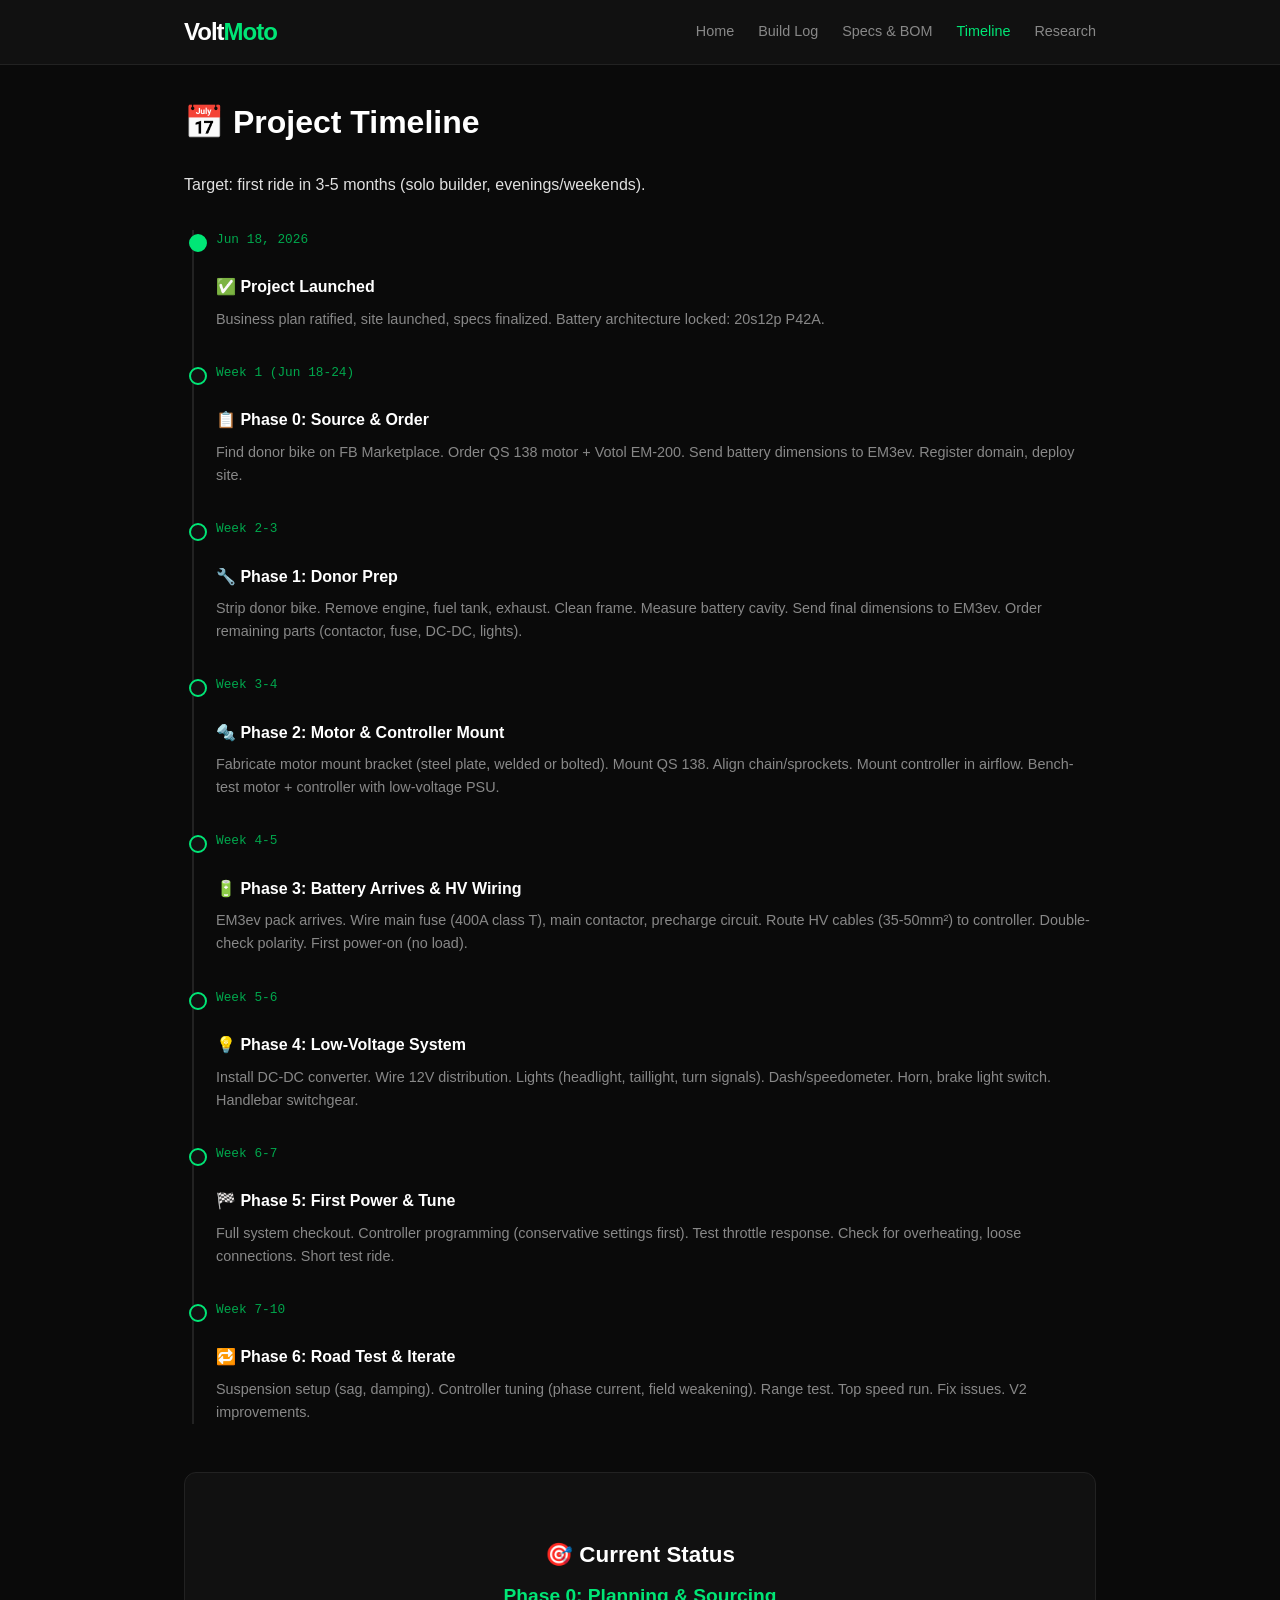
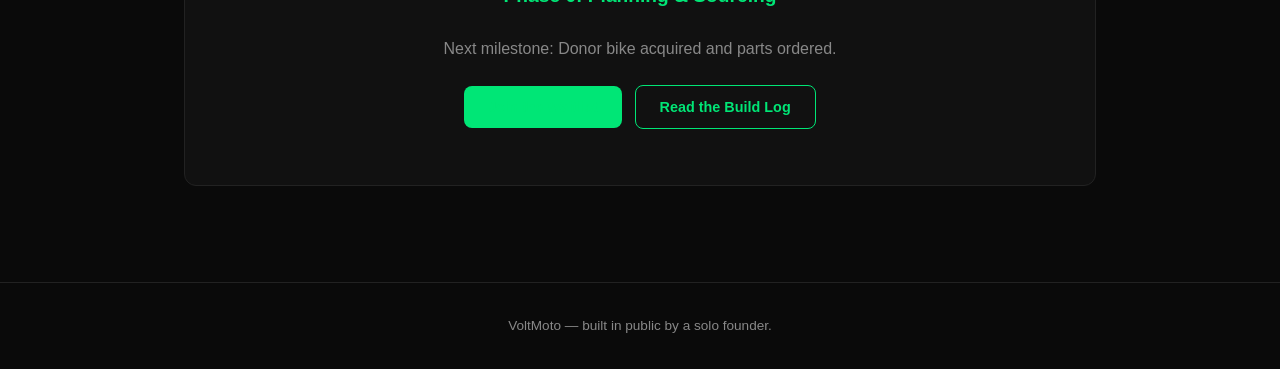
<file: timeline.html>
<!DOCTYPE html>
<html lang="en">
<head>
    <meta charset="UTF-8">
    <meta name="viewport" content="width=device-width, initial-scale=1.0">
    <title>Timeline — VoltMoto</title>
    <link rel="stylesheet" href="style.css">
</head>
<body>

<header>
    <div class="header-inner">
        <a href="/marin/" class="logo">Volt<span>Moto</span></a>
        <button class="hamburger" aria-label="Menu">☰</button>
        <nav>
            <a href="/marin/">Home</a>
            <a href="build-log/">Build Log</a>
            <a href="specs.html">Specs &amp; BOM</a>
            <a href="timeline.html" class="active">Timeline</a>
            <a href="research/">Research</a>
        </nav>
    </div>
</header>

<main class="page-content">
    <div class="container">
        <h1>📅 Project Timeline</h1>
        <p class="muted">Target: first ride in 3-5 months (solo builder, evenings/weekends).</p>

        <div class="timeline">

            <div class="timeline-item done">
                <div class="date">Jun 18, 2026</div>
                <h3>✅ Project Launched</h3>
                <p>Business plan ratified, site launched, specs finalized. Battery architecture locked: 20s12p P42A.</p>
            </div>

            <div class="timeline-item">
                <div class="date">Week 1 (Jun 18-24)</div>
                <h3>📋 Phase 0: Source & Order</h3>
                <p>Find donor bike on FB Marketplace. Order QS 138 motor + Votol EM-200. Send battery dimensions to EM3ev. Register domain, deploy site.</p>
            </div>

            <div class="timeline-item">
                <div class="date">Week 2-3</div>
                <h3>🔧 Phase 1: Donor Prep</h3>
                <p>Strip donor bike. Remove engine, fuel tank, exhaust. Clean frame. Measure battery cavity. Send final dimensions to EM3ev. Order remaining parts (contactor, fuse, DC-DC, lights).</p>
            </div>

            <div class="timeline-item">
                <div class="date">Week 3-4</div>
                <h3>🔩 Phase 2: Motor & Controller Mount</h3>
                <p>Fabricate motor mount bracket (steel plate, welded or bolted). Mount QS 138. Align chain/sprockets. Mount controller in airflow. Bench-test motor + controller with low-voltage PSU.</p>
            </div>

            <div class="timeline-item">
                <div class="date">Week 4-5</div>
                <h3>🔋 Phase 3: Battery Arrives & HV Wiring</h3>
                <p>EM3ev pack arrives. Wire main fuse (400A class T), main contactor, precharge circuit. Route HV cables (35-50mm²) to controller. Double-check polarity. First power-on (no load).</p>
            </div>

            <div class="timeline-item">
                <div class="date">Week 5-6</div>
                <h3>💡 Phase 4: Low-Voltage System</h3>
                <p>Install DC-DC converter. Wire 12V distribution. Lights (headlight, taillight, turn signals). Dash/speedometer. Horn, brake light switch. Handlebar switchgear.</p>
            </div>

            <div class="timeline-item">
                <div class="date">Week 6-7</div>
                <h3>🏁 Phase 5: First Power & Tune</h3>
                <p>Full system checkout. Controller programming (conservative settings first). Test throttle response. Check for overheating, loose connections. Short test ride.</p>
            </div>

            <div class="timeline-item">
                <div class="date">Week 7-10</div>
                <h3>🔁 Phase 6: Road Test & Iterate</h3>
                <p>Suspension setup (sag, damping). Controller tuning (phase current, field weakening). Range test. Top speed run. Fix issues. V2 improvements.</p>
            </div>

        </div>

        <div class="waitlist-box" style="margin-top:3rem;">
            <h2>🎯 Current Status</h2>
            <p style="font-size:1.2rem; color: var(--green); font-weight: 700;">Phase 0: Planning & Sourcing</p>
            <p class="muted">Next milestone: Donor bike acquired and parts ordered.</p>
            <p style="margin-top:1rem;">
                <a href="/marin/#waitlist" class="btn">Join the Waitlist</a>
                <a href="build-log/" class="btn btn-outline" style="margin-left:0.5rem;">Read the Build Log</a>
            </p>
        </div>

    </div>
</main>

<footer>
    <div class="container">
        <p>VoltMoto — built in public by a solo founder.</p>
    </div>
</footer>

<script src="script.js"></script>
</body>
</html>
</file>
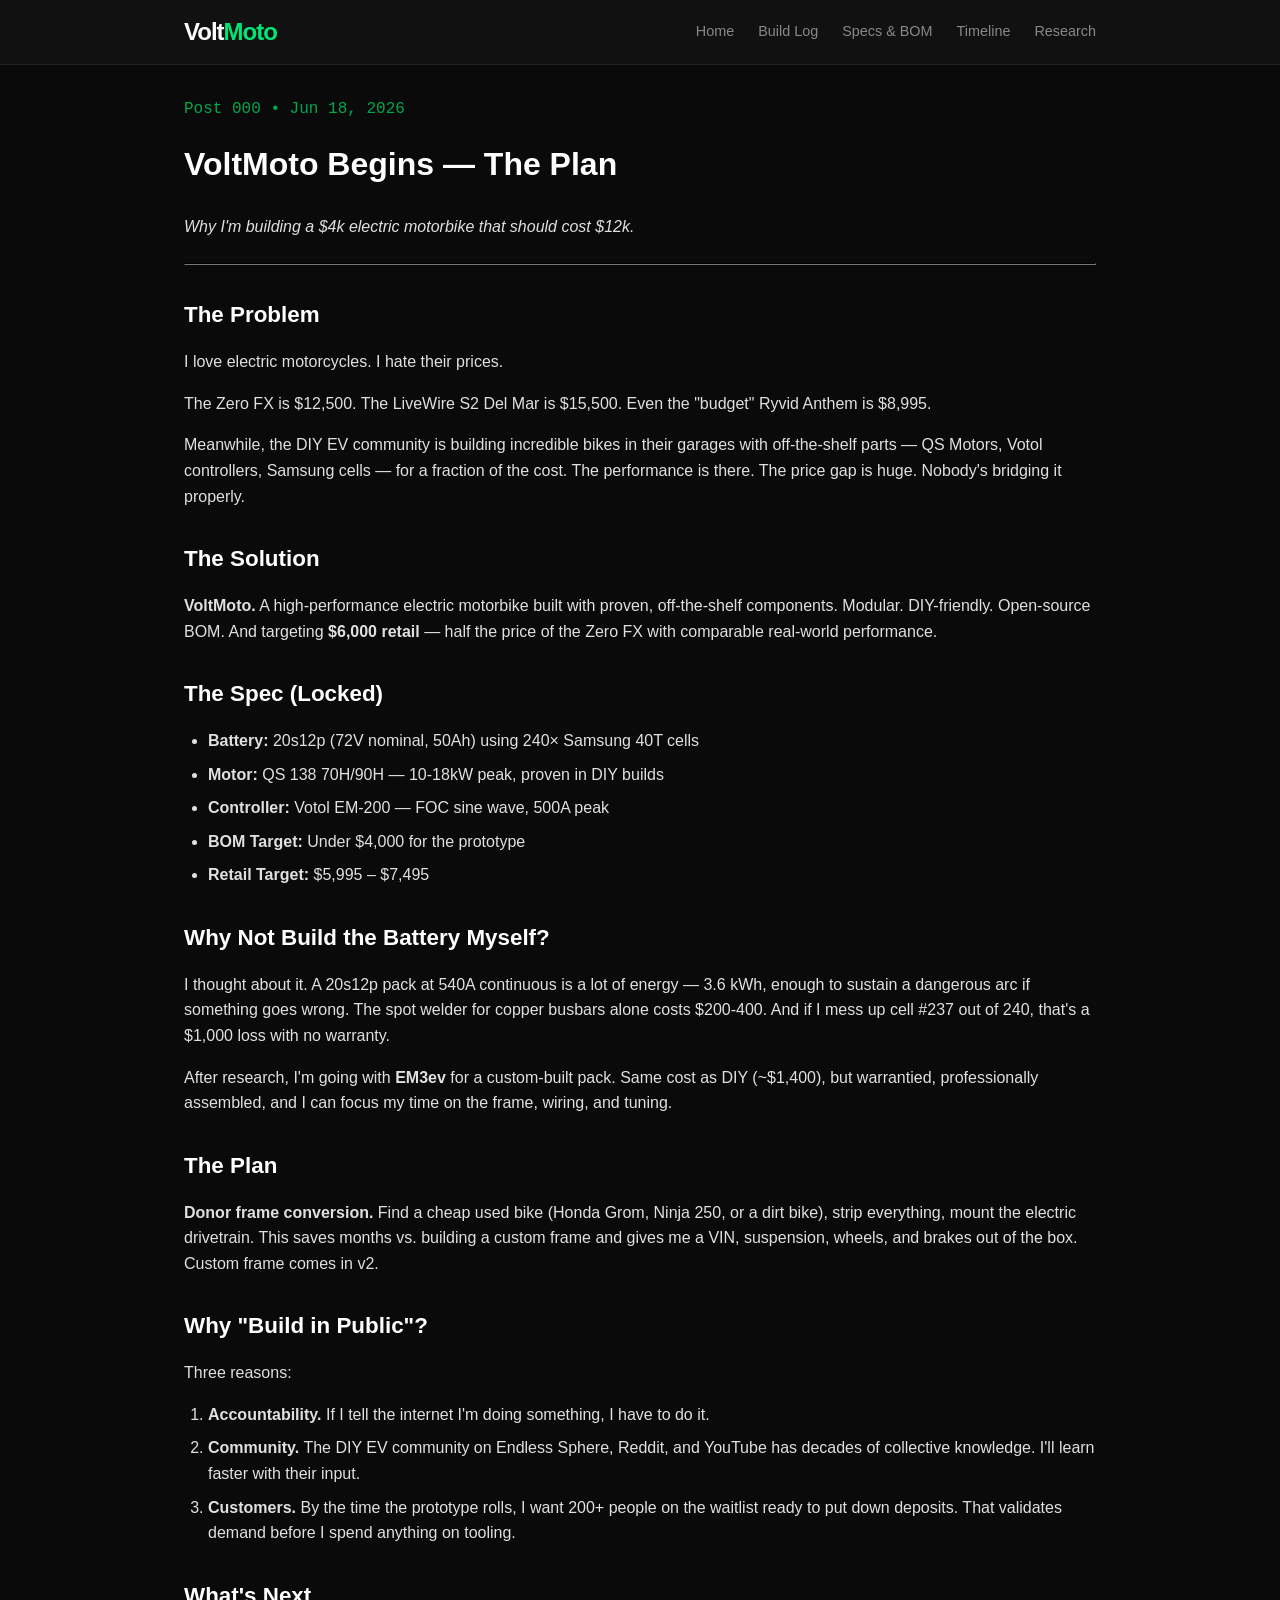
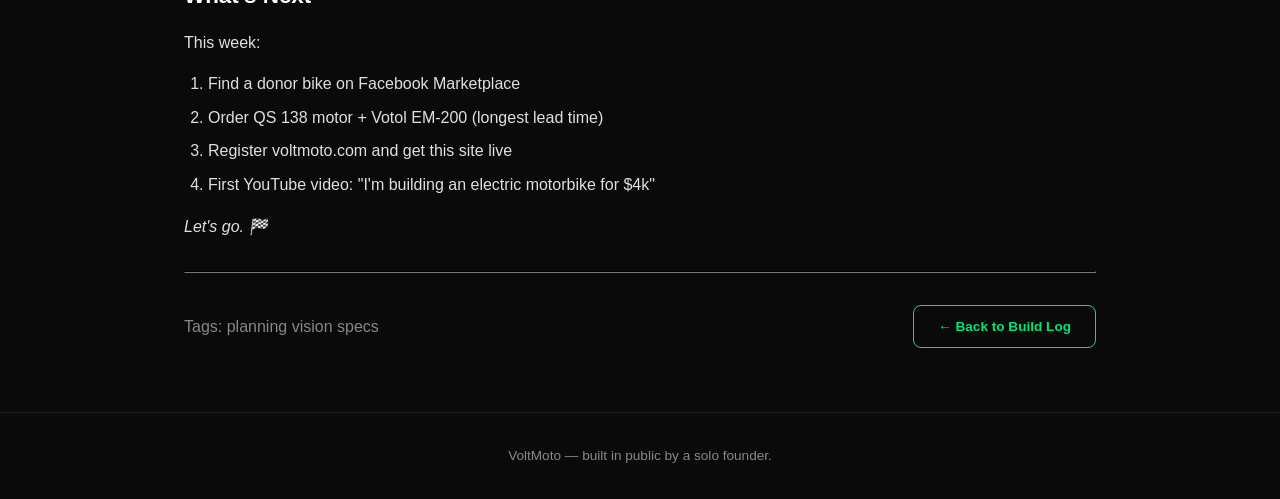
<file: build-log/post-000.html>
<!DOCTYPE html>
<html lang="en">
<head>
    <meta charset="UTF-8">
    <meta name="viewport" content="width=device-width, initial-scale=1.0">
    <title>Post 000: VoltMoto Begins — VoltMoto Build Log</title>
    <link rel="stylesheet" href="../style.css">
</head>
<body>

<header>
    <div class="header-inner">
        <a href="/marin/" class="logo">Volt<span>Moto</span></a>
        <button class="hamburger" aria-label="Menu">☰</button>
        <nav>
            <a href="/marin/">Home</a>
            <a href="index.html">Build Log</a>
            <a href="../specs.html">Specs &amp; BOM</a>
            <a href="../timeline.html">Timeline</a>
            <a href="../research/">Research</a>
        </nav>
    </div>
</header>

<main class="page-content">
    <div class="container">

        <p class="mono" style="color:var(--green-dim);">Post 000 • Jun 18, 2026</p>
        <h1>VoltMoto Begins — The Plan</h1>

        <p><em>Why I'm building a $4k electric motorbike that should cost $12k.</em></p>

        <hr style="border-color:var(--border); margin: 1.5rem 0;">

        <h2>The Problem</h2>
        <p>I love electric motorcycles. I hate their prices.</p>
        <p>The Zero FX is $12,500. The LiveWire S2 Del Mar is $15,500. Even the "budget" Ryvid Anthem is $8,995.</p>
        <p>Meanwhile, the DIY EV community is building incredible bikes in their garages with off-the-shelf parts — QS Motors, Votol controllers, Samsung cells — for a fraction of the cost. The performance is there. The price gap is huge. Nobody's bridging it properly.</p>

        <h2>The Solution</h2>
        <p><strong>VoltMoto.</strong> A high-performance electric motorbike built with proven, off-the-shelf components. Modular. DIY-friendly. Open-source BOM. And targeting <strong>$6,000 retail</strong> — half the price of the Zero FX with comparable real-world performance.</p>

        <h2>The Spec (Locked)</h2>
        <ul>
            <li><strong>Battery:</strong> 20s12p (72V nominal, 50Ah) using 240× Samsung 40T cells</li>
            <li><strong>Motor:</strong> QS 138 70H/90H — 10-18kW peak, proven in DIY builds</li>
            <li><strong>Controller:</strong> Votol EM-200 — FOC sine wave, 500A peak</li>
            <li><strong>BOM Target:</strong> Under $4,000 for the prototype</li>
            <li><strong>Retail Target:</strong> $5,995 – $7,495</li>
        </ul>

        <h2>Why Not Build the Battery Myself?</h2>
        <p>I thought about it. A 20s12p pack at 540A continuous is a lot of energy — 3.6 kWh, enough to sustain a dangerous arc if something goes wrong. The spot welder for copper busbars alone costs $200-400. And if I mess up cell #237 out of 240, that's a $1,000 loss with no warranty.</p>
        <p>After research, I'm going with <strong>EM3ev</strong> for a custom-built pack. Same cost as DIY (~$1,400), but warrantied, professionally assembled, and I can focus my time on the frame, wiring, and tuning.</p>

        <h2>The Plan</h2>
        <p><strong>Donor frame conversion.</strong> Find a cheap used bike (Honda Grom, Ninja 250, or a dirt bike), strip everything, mount the electric drivetrain. This saves months vs. building a custom frame and gives me a VIN, suspension, wheels, and brakes out of the box. Custom frame comes in v2.</p>

        <h2>Why "Build in Public"?</h2>
        <p>Three reasons:</p>
        <ol>
            <li><strong>Accountability.</strong> If I tell the internet I'm doing something, I have to do it.</li>
            <li><strong>Community.</strong> The DIY EV community on Endless Sphere, Reddit, and YouTube has decades of collective knowledge. I'll learn faster with their input.</li>
            <li><strong>Customers.</strong> By the time the prototype rolls, I want 200+ people on the waitlist ready to put down deposits. That validates demand before I spend anything on tooling.</li>
        </ol>

        <h2>What's Next</h2>
        <p>This week:</p>
        <ol>
            <li>Find a donor bike on Facebook Marketplace</li>
            <li>Order QS 138 motor + Votol EM-200 (longest lead time)</li>
            <li>Register voltmoto.com and get this site live</li>
            <li>First YouTube video: "I'm building an electric motorbike for $4k"</li>
        </ol>

        <p><em>Let's go. 🏁</em></p>

        <hr style="border-color:var(--border); margin: 2rem 0;">

        <div style="display:flex; gap:1rem; justify-content:space-between; align-items:center; flex-wrap:wrap;">
            <span class="muted">Tags:
                <span class="tag">planning</span>
                <span class="tag">vision</span>
                <span class="tag">specs</span>
            </span>
            <a href="index.html" class="btn btn-outline" style="font-size:0.85rem;">← Back to Build Log</a>
        </div>

    </div>
</main>

<footer>
    <div class="container">
        <p>VoltMoto — built in public by a solo founder.</p>
    </div>
</footer>

<script src="../script.js"></script>
</body>
</html>
</file>
<file: style.css>
/* ===== VoltMoto Build Site — Styles ===== */
:root {
    --bg: #0a0a0a;
    --bg2: #111;
    --bg3: #1a1a1a;
    --border: #222;
    --text: #e0e0e0;
    --muted: #888;
    --green: #00e676;
    --green-dim: #00a84d;
    --accent: #00e676;
    --font: -apple-system, BlinkMacSystemFont, 'Segoe UI', Roboto, sans-serif;
    --mono: 'SF Mono', 'Fira Code', 'Cascadia Code', monospace;
}

* { margin: 0; padding: 0; box-sizing: border-box; }
html { scroll-behavior: smooth; }
body {
    font-family: var(--font);
    background: var(--bg);
    color: var(--text);
    line-height: 1.6;
    min-height: 100vh;
    display: flex;
    flex-direction: column;
}

/* ===== Layout ===== */
.container { max-width: 960px; margin: 0 auto; padding: 0 1.5rem; }

/* ===== Header ===== */
header {
    border-bottom: 1px solid var(--border);
    background: var(--bg2);
    position: sticky;
    top: 0;
    z-index: 100;
}
.header-inner {
    display: flex;
    align-items: center;
    justify-content: space-between;
    padding: 0.8rem 0;
    max-width: 960px;
    margin: 0 auto;
    padding-left: 1.5rem;
    padding-right: 1.5rem;
}
.logo {
    font-size: 1.5rem;
    font-weight: 800;
    letter-spacing: -1px;
    color: #fff;
    text-decoration: none;
}
.logo span { color: var(--green); }
nav { display: flex; gap: 1.5rem; align-items: center; }
nav a {
    color: var(--muted);
    text-decoration: none;
    font-size: 0.9rem;
    font-weight: 500;
    transition: color 0.2s;
}
nav a:hover, nav a.active { color: var(--green); }

/* Mobile nav */
.hamburger { display: none; background: none; border: none; color: var(--text); font-size: 1.5rem; cursor: pointer; }

@media (max-width: 640px) {
    nav { display: none; flex-direction: column; background: var(--bg2); position: absolute; top: 100%; left: 0; right: 0; padding: 1rem 1.5rem; border-bottom: 1px solid var(--border); gap: 0.8rem; }
    nav.open { display: flex; }
    .hamburger { display: block; }
}

/* ===== Footer ===== */
footer {
    border-top: 1px solid var(--border);
    padding: 2rem 0;
    text-align: center;
    color: var(--muted);
    font-size: 0.85rem;
    margin-top: auto;
}

/* ===== Hero ===== */
.hero {
    padding: 4rem 0 3rem;
    text-align: center;
}
.hero h1 {
    font-size: 2.5rem;
    font-weight: 800;
    color: #fff;
    line-height: 1.15;
}
.hero h1 span { color: var(--green); }
.hero p {
    color: var(--muted);
    font-size: 1.1rem;
    margin-top: 1rem;
    max-width: 600px;
    margin-left: auto;
    margin-right: auto;
}

/* ===== Status Bar ===== */
.status-bar {
    display: grid;
    grid-template-columns: repeat(auto-fit, minmax(140px, 1fr));
    gap: 1rem;
    margin: 2rem 0;
}
.status-item {
    background: var(--bg2);
    border: 1px solid var(--border);
    border-radius: 12px;
    padding: 1.2rem;
    text-align: center;
}
.status-item .value {
    font-size: 1.8rem;
    font-weight: 700;
    color: var(--green);
}
.status-item .label {
    font-size: 0.8rem;
    color: var(--muted);
    margin-top: 0.3rem;
    text-transform: uppercase;
    letter-spacing: 0.5px;
}

/* ===== Progress Tracker ===== */
.progress-tracker { margin: 2rem 0; }
.progress-tracker h2 { margin-bottom: 1rem; color: #fff; }
.milestone {
    display: flex;
    align-items: flex-start;
    gap: 1rem;
    padding: 1rem 0;
    border-bottom: 1px solid var(--border);
    position: relative;
}
.milestone:last-child { border-bottom: none; }
.milestone .dot {
    width: 20px;
    height: 20px;
    border-radius: 50%;
    flex-shrink: 0;
    margin-top: 3px;
    border: 2px solid var(--border);
    background: var(--bg2);
}
.milestone.done .dot {
    background: var(--green);
    border-color: var(--green);
    box-shadow: 0 0 8px rgba(0,230,118,0.3);
}
.milestone.in-progress .dot {
    background: var(--green-dim);
    border-color: var(--green);
    animation: pulse 2s infinite;
}
@keyframes pulse {
    0%, 100% { box-shadow: 0 0 4px rgba(0,230,118,0.2); }
    50% { box-shadow: 0 0 12px rgba(0,230,118,0.5); }
}
.milestone .content h3 {
    font-size: 1rem;
    color: #fff;
    font-weight: 600;
}
.milestone .content p {
    font-size: 0.85rem;
    color: var(--muted);
    margin-top: 0.2rem;
}
.milestone .content .eta {
    font-size: 0.75rem;
    color: var(--green-dim);
    margin-top: 0.3rem;
    font-family: var(--mono);
}

/* ===== Build Log Cards ===== */
.post-grid {
    display: grid;
    gap: 1.5rem;
    margin: 2rem 0;
}
.post-card {
    background: var(--bg2);
    border: 1px solid var(--border);
    border-radius: 12px;
    padding: 1.5rem;
    transition: border-color 0.2s;
}
.post-card:hover { border-color: var(--green); }
.post-card .date {
    font-size: 0.8rem;
    color: var(--green-dim);
    font-family: var(--mono);
    margin-bottom: 0.5rem;
}
.post-card h3 { color: #fff; font-size: 1.2rem; }
.post-card h3 a { color: #fff; text-decoration: none; }
.post-card h3 a:hover { color: var(--green); }
.post-card .excerpt { color: var(--muted); font-size: 0.9rem; margin-top: 0.5rem; }
.post-card .tags { margin-top: 0.8rem; display: flex; gap: 0.5rem; flex-wrap: wrap; }
.post-card .tag {
    font-size: 0.7rem;
    padding: 0.2rem 0.6rem;
    border-radius: 4px;
    background: var(--bg3);
    color: var(--muted);
    border: 1px solid var(--border);
}

/* ===== BOM Table ===== */
.bom-table {
    width: 100%;
    border-collapse: collapse;
    margin: 1.5rem 0;
    font-size: 0.9rem;
}
.bom-table th {
    text-align: left;
    padding: 0.8rem;
    color: var(--muted);
    border-bottom: 2px solid var(--border);
    font-weight: 600;
    font-size: 0.8rem;
    text-transform: uppercase;
    letter-spacing: 0.5px;
}
.bom-table td {
    padding: 0.8rem;
    border-bottom: 1px solid var(--border);
    color: var(--text);
}
.bom-table .total td {
    font-weight: 700;
    color: var(--green);
    border-top: 2px solid var(--green);
    border-bottom: none;
}
.bom-table .status-ordered { color: #ffa726; }
.bom-table .status-arrived { color: var(--green); }
.bom-table .status-pending { color: var(--muted); }

/* ===== Research Cards ===== */
.research-grid {
    display: grid;
    grid-template-columns: repeat(auto-fill, minmax(280px, 1fr));
    gap: 1.5rem;
    margin: 2rem 0;
}
.research-card {
    background: var(--bg2);
    border: 1px solid var(--border);
    border-radius: 12px;
    padding: 1.5rem;
}
.research-card h3 { color: #fff; font-size: 1.05rem; margin-bottom: 0.5rem; }
.research-card p { color: var(--muted); font-size: 0.9rem; }
.research-card .source {
    font-size: 0.8rem;
    color: var(--green-dim);
    margin-top: 0.8rem;
    font-family: var(--mono);
}

/* ===== Page Content ===== */
.page-content { padding: 2rem 0 4rem; }
.page-content h1 { font-size: 2rem; color: #fff; font-weight: 700; margin-bottom: 1.5rem; }
.page-content h2 { font-size: 1.4rem; color: #fff; font-weight: 600; margin: 2rem 0 1rem; }
.page-content h3 { font-size: 1.1rem; color: #fff; font-weight: 600; margin: 1.5rem 0 0.5rem; }
.page-content p { margin-bottom: 1rem; color: var(--text); }
.page-content ul, .page-content ol { margin: 1rem 0; padding-left: 1.5rem; }
.page-content li { margin-bottom: 0.5rem; color: var(--text); }
.page-content code {
    font-family: var(--mono);
    background: var(--bg3);
    padding: 0.1rem 0.4rem;
    border-radius: 4px;
    font-size: 0.85rem;
}
.page-content blockquote {
    border-left: 3px solid var(--green);
    padding: 0.5rem 1rem;
    margin: 1rem 0;
    background: var(--bg3);
    border-radius: 0 8px 8px 0;
    color: var(--muted);
}
.page-content a { color: var(--green); }

/* ===== Timeline ===== */
.timeline { position: relative; padding-left: 2rem; margin: 2rem 0; }
.timeline::before {
    content: '';
    position: absolute;
    left: 8px;
    top: 0;
    bottom: 0;
    width: 2px;
    background: var(--border);
}
.timeline-item { position: relative; margin-bottom: 2rem; }
.timeline-item::before {
    content: '';
    position: absolute;
    left: -1.7rem;
    top: 4px;
    width: 14px;
    height: 14px;
    border-radius: 50%;
    background: var(--bg2);
    border: 2px solid var(--green);
}
.timeline-item.done::before { background: var(--green); }
.timeline-item .date {
    font-family: var(--mono);
    font-size: 0.8rem;
    color: var(--green-dim);
    margin-bottom: 0.3rem;
}
.timeline-item h3 { color: #fff; font-size: 1rem; }
.timeline-item p { color: var(--muted); font-size: 0.9rem; margin-top: 0.3rem; }

/* ===== Waitlist Form ===== */
.waitlist-box {
    background: var(--bg2);
    border: 1px solid var(--border);
    border-radius: 12px;
    padding: 2rem;
    text-align: center;
    margin: 2rem 0;
}
.waitlist-box h2 { color: #fff; margin-bottom: 0.5rem; }
.waitlist-box p { color: var(--muted); margin-bottom: 1.5rem; }
.waitlist-box input[type="email"] {
    width: 100%;
    max-width: 400px;
    padding: 0.8rem 1rem;
    border: 1px solid var(--border);
    border-radius: 8px;
    background: var(--bg);
    color: #fff;
    font-size: 1rem;
}
.waitlist-box button {
    background: var(--green);
    color: #000;
    font-weight: 700;
    border: none;
    padding: 0.8rem 2rem;
    border-radius: 8px;
    font-size: 1rem;
    margin-top: 1rem;
    cursor: pointer;
    transition: transform 0.2s;
}
.waitlist-box button:hover { transform: scale(1.03); }

/* ===== Specs Table ===== */
.specs-grid-page {
    display: grid;
    grid-template-columns: repeat(auto-fill, minmax(200px, 1fr));
    gap: 1rem;
    margin: 1.5rem 0;
}
.spec-item {
    background: var(--bg2);
    border: 1px solid var(--border);
    border-radius: 8px;
    padding: 1rem;
    text-align: center;
}
.spec-item .val {
    font-size: 1.4rem;
    font-weight: 700;
    color: var(--green);
}
.spec-item .lbl {
    font-size: 0.8rem;
    color: var(--muted);
    margin-top: 0.3rem;
}

/* ===== Utility ===== */
.btn {
    display: inline-block;
    background: var(--green);
    color: #000;
    font-weight: 700;
    padding: 0.6rem 1.5rem;
    border-radius: 8px;
    text-decoration: none;
    font-size: 0.9rem;
    transition: transform 0.2s;
}
.btn:hover { transform: scale(1.03); }
.btn-outline {
    background: transparent;
    border: 1px solid var(--green);
    color: var(--green);
}
.muted { color: var(--muted); }
.green { color: var(--green); }
.mono { font-family: var(--mono); }
</file>
